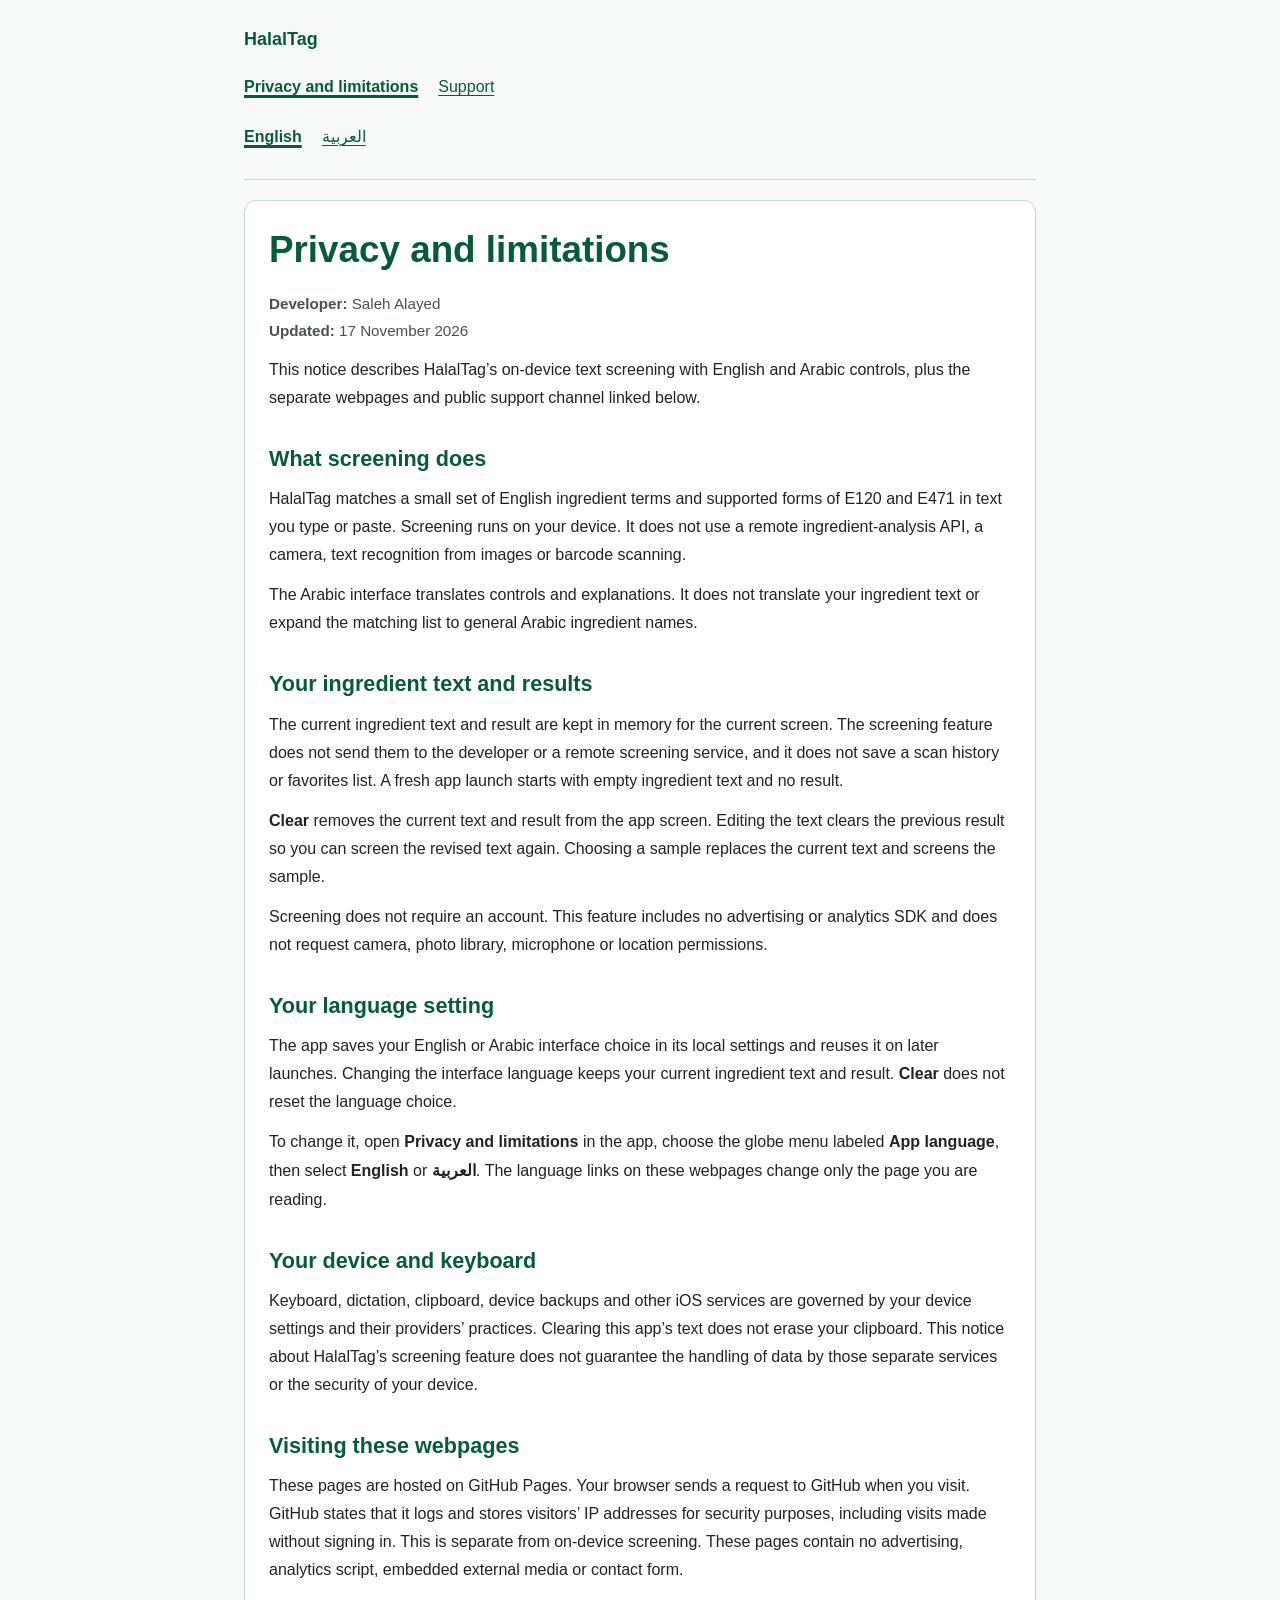
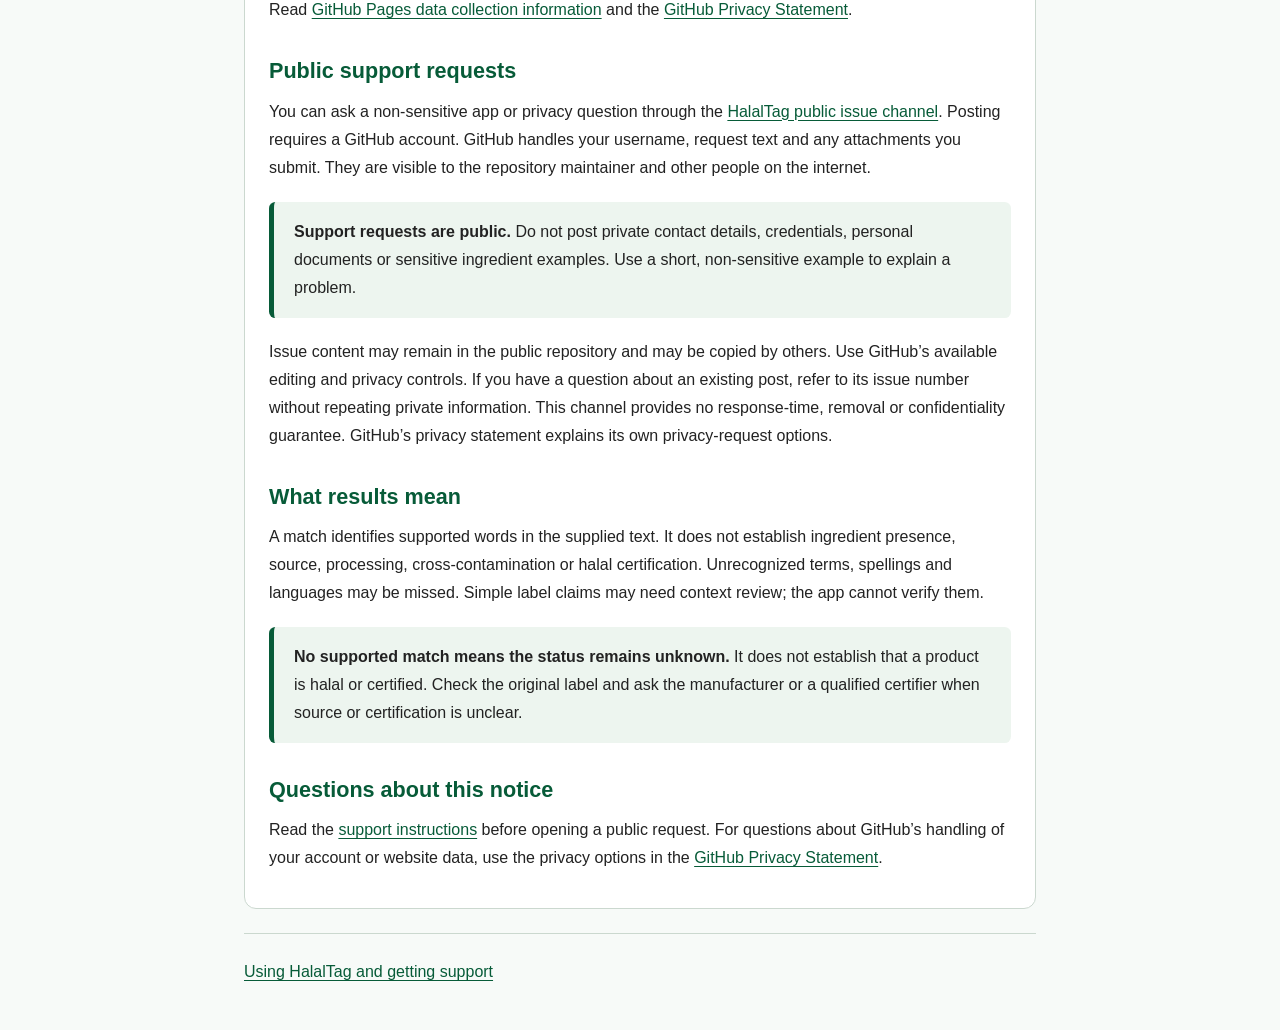
<file: index.html>
<!DOCTYPE html>
<html lang="en" dir="ltr">
<head>
  <meta charset="UTF-8">
  <meta name="viewport" content="width=device-width, initial-scale=1.0">
  <meta name="description" content="Privacy and help for HalalTag ingredient-text screening, including its limited matching coverage and public support channel.">
  <title>Privacy and limitations | HalalTag</title>
  <link rel="stylesheet" href="styles.css">
  <link rel="alternate" hreflang="en" href="index.html">
  <link rel="alternate" hreflang="ar" href="privacy-ar.html">
</head>
<body>
  <a class="skip-link" href="#main">Skip to content</a>
  <div class="page">
    <header>
      <p class="brand"><bdi dir="ltr">HalalTag</bdi></p>
      <nav aria-label="HalalTag pages">
        <a href="index.html" aria-current="page">Privacy and limitations</a>
        <a href="support.html">Support</a>
      </nav>
      <nav aria-label="Page language">
        <a href="index.html" lang="en" dir="ltr" hreflang="en" aria-current="page">English</a>
        <a href="privacy-ar.html" lang="ar" dir="rtl" hreflang="ar">العربية</a>
      </nav>
    </header>
    <main id="main" tabindex="-1">
<h1>Privacy and limitations</h1>
<p class="meta"><strong>Developer:</strong> Saleh Alayed<br><strong>Updated:</strong> 17 November 2026</p>
<p>This notice describes HalalTag’s on-device text screening with English and Arabic controls, plus the separate webpages and public support channel linked below.</p>

<h2>What screening does</h2>
<p>HalalTag matches a small set of English ingredient terms and supported forms of <bdi dir="ltr">E120</bdi> and <bdi dir="ltr">E471</bdi> in text you type or paste. Screening runs on your device. It does not use a remote ingredient-analysis API, a camera, text recognition from images or barcode scanning.</p>
<p>The Arabic interface translates controls and explanations. It does not translate your ingredient text or expand the matching list to general Arabic ingredient names.</p>

<h2>Your ingredient text and results</h2>
<p>The current ingredient text and result are kept in memory for the current screen. The screening feature does not send them to the developer or a remote screening service, and it does not save a scan history or favorites list. A fresh app launch starts with empty ingredient text and no result.</p>
<p><strong>Clear</strong> removes the current text and result from the app screen. Editing the text clears the previous result so you can screen the revised text again. Choosing a sample replaces the current text and screens the sample.</p>
<p>Screening does not require an account. This feature includes no advertising or analytics SDK and does not request camera, photo library, microphone or location permissions.</p>

<h2>Your language setting</h2>
<p>The app saves your English or Arabic interface choice in its local settings and reuses it on later launches. Changing the interface language keeps your current ingredient text and result. <strong>Clear</strong> does not reset the language choice.</p>
<p>To change it, open <strong>Privacy and limitations</strong> in the app, choose the globe menu labeled <strong>App language</strong>, then select <strong>English</strong> or <strong lang="ar" dir="rtl">العربية</strong>. The language links on these webpages change only the page you are reading.</p>

<h2>Your device and keyboard</h2>
<p>Keyboard, dictation, clipboard, device backups and other iOS services are governed by your device settings and their providers’ practices. Clearing this app’s text does not erase your clipboard. This notice about HalalTag’s screening feature does not guarantee the handling of data by those separate services or the security of your device.</p>

<h2>Visiting these webpages</h2>
<p>These pages are hosted on GitHub Pages. Your browser sends a request to GitHub when you visit. GitHub states that it logs and stores visitors’ IP addresses for security purposes, including visits made without signing in. This is separate from on-device screening. These pages contain no advertising, analytics script, embedded external media or contact form.</p>
<p>Read <a href="https://docs.github.com/en/pages/getting-started-with-github-pages/what-is-github-pages#data-collection">GitHub Pages data collection information</a> and the <a href="https://docs.github.com/en/site-policy/privacy-policies/github-general-privacy-statement">GitHub Privacy Statement</a>.</p>

<h2>Public support requests</h2>
<p>You can ask a non-sensitive app or privacy question through the <a href="https://github.com/swonyu/HalalAnalyzer/issues/new">HalalTag public issue channel</a>. Posting requires a GitHub account. GitHub handles your username, request text and any attachments you submit. They are visible to the repository maintainer and other people on the internet.</p>
<div class="note"><p><strong>Support requests are public.</strong> Do not post private contact details, credentials, personal documents or sensitive ingredient examples. Use a short, non-sensitive example to explain a problem.</p></div>
<p>Issue content may remain in the public repository and may be copied by others. Use GitHub’s available editing and privacy controls. If you have a question about an existing post, refer to its issue number without repeating private information. This channel provides no response-time, removal or confidentiality guarantee. GitHub’s privacy statement explains its own privacy-request options.</p>

<h2>What results mean</h2>
<p>A match identifies supported words in the supplied text. It does not establish ingredient presence, source, processing, cross-contamination or halal certification. Unrecognized terms, spellings and languages may be missed. Simple label claims may need context review; the app cannot verify them.</p>
<div class="note"><p><strong>No supported match means the status remains unknown.</strong> It does not establish that a product is halal or certified. Check the original label and ask the manufacturer or a qualified certifier when source or certification is unclear.</p></div>

<h2>Questions about this notice</h2>
<p>Read the <a href="support.html">support instructions</a> before opening a public request. For questions about GitHub’s handling of your account or website data, use the privacy options in the <a href="https://docs.github.com/en/site-policy/privacy-policies/github-general-privacy-statement">GitHub Privacy Statement</a>.</p>
    </main>
    <footer><a href="support.html">Using HalalTag and getting support</a></footer>
  </div>
</body>
</html>
</file>
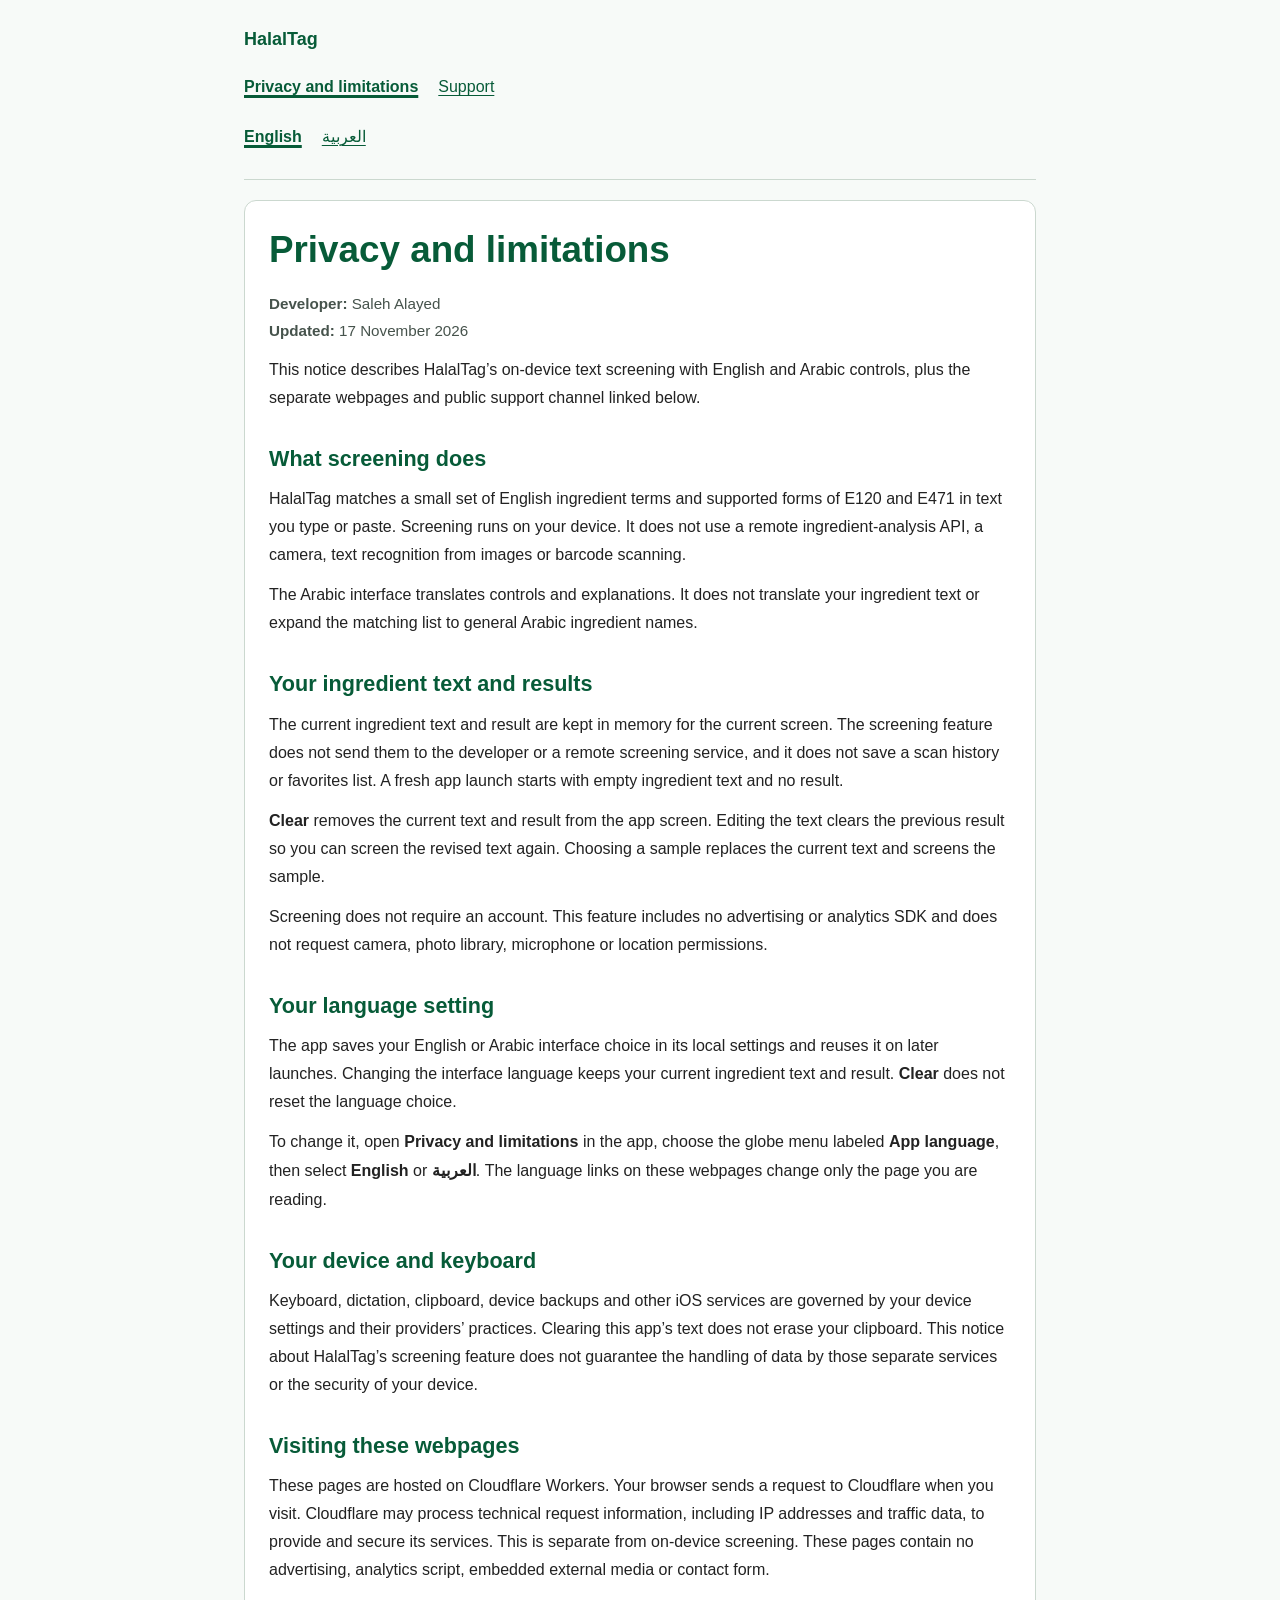
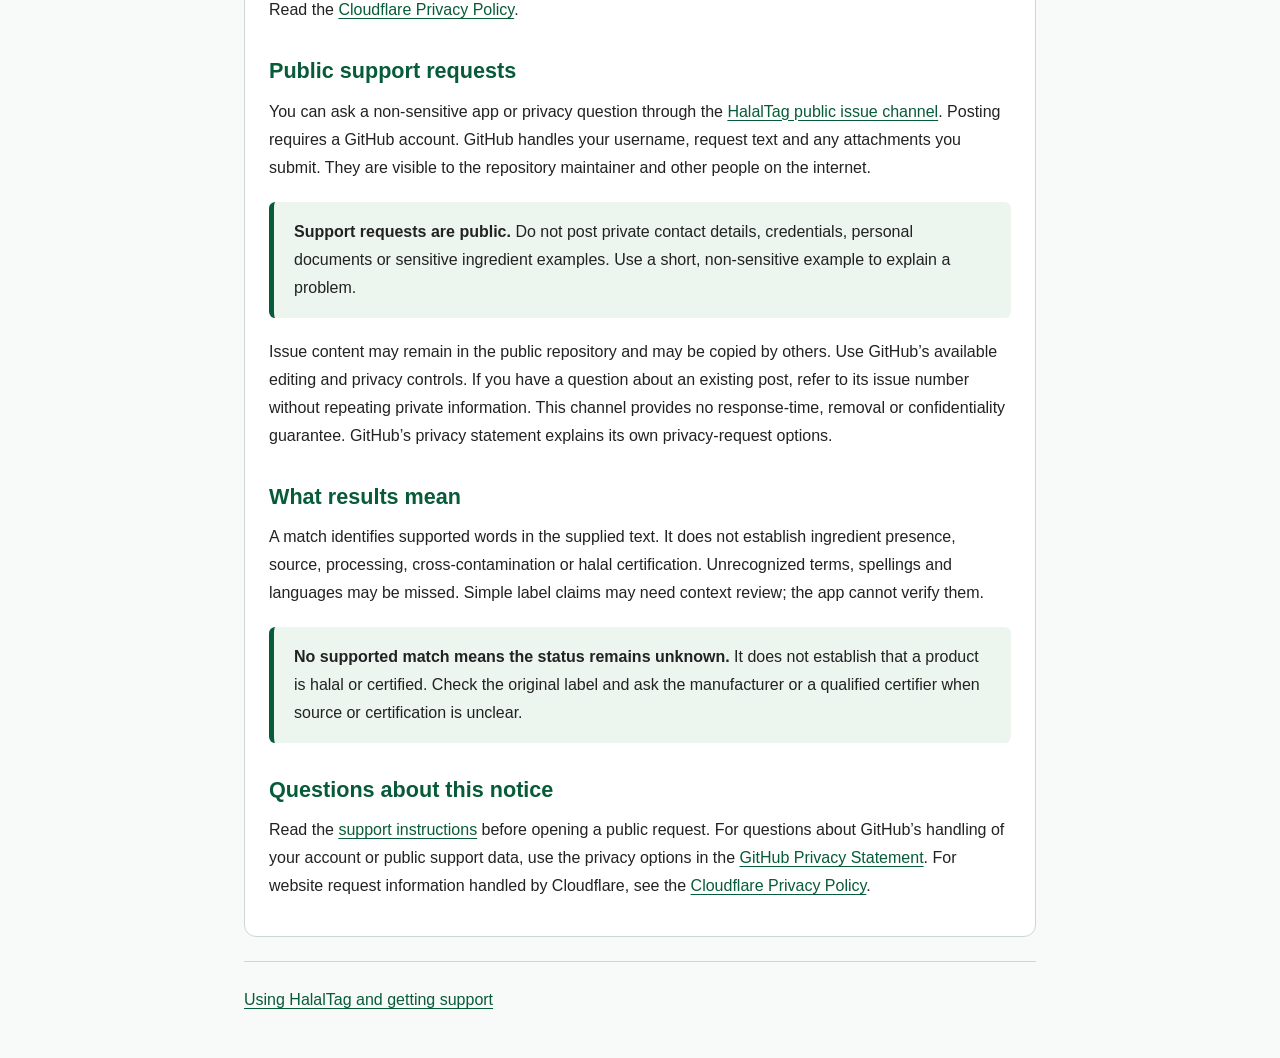
<file: hosting/cloudflare/public/index.html>
<!DOCTYPE html>
<html lang="en" dir="ltr">
<head>
  <meta charset="UTF-8">
  <meta name="viewport" content="width=device-width, initial-scale=1.0">
  <meta name="description" content="Privacy and help for HalalTag ingredient-text screening, including its limited matching coverage and public support channel.">
  <title>Privacy and limitations | HalalTag</title>
  <link rel="stylesheet" href="styles.css">
  <link rel="alternate" hreflang="en" href="index.html">
  <link rel="alternate" hreflang="ar" href="privacy-ar.html">
</head>
<body>
  <a class="skip-link" href="#main">Skip to content</a>
  <div class="page">
    <header>
      <p class="brand"><bdi dir="ltr">HalalTag</bdi></p>
      <nav aria-label="HalalTag pages">
        <a href="index.html" aria-current="page">Privacy and limitations</a>
        <a href="support.html">Support</a>
      </nav>
      <nav aria-label="Page language">
        <a href="index.html" lang="en" dir="ltr" hreflang="en" aria-current="page">English</a>
        <a href="privacy-ar.html" lang="ar" dir="rtl" hreflang="ar">العربية</a>
      </nav>
    </header>
    <main id="main" tabindex="-1">
<h1>Privacy and limitations</h1>
<p class="meta"><strong>Developer:</strong> Saleh Alayed<br><strong>Updated:</strong> 17 November 2026</p>
<p>This notice describes HalalTag’s on-device text screening with English and Arabic controls, plus the separate webpages and public support channel linked below.</p>

<h2>What screening does</h2>
<p>HalalTag matches a small set of English ingredient terms and supported forms of <bdi dir="ltr">E120</bdi> and <bdi dir="ltr">E471</bdi> in text you type or paste. Screening runs on your device. It does not use a remote ingredient-analysis API, a camera, text recognition from images or barcode scanning.</p>
<p>The Arabic interface translates controls and explanations. It does not translate your ingredient text or expand the matching list to general Arabic ingredient names.</p>

<h2>Your ingredient text and results</h2>
<p>The current ingredient text and result are kept in memory for the current screen. The screening feature does not send them to the developer or a remote screening service, and it does not save a scan history or favorites list. A fresh app launch starts with empty ingredient text and no result.</p>
<p><strong>Clear</strong> removes the current text and result from the app screen. Editing the text clears the previous result so you can screen the revised text again. Choosing a sample replaces the current text and screens the sample.</p>
<p>Screening does not require an account. This feature includes no advertising or analytics SDK and does not request camera, photo library, microphone or location permissions.</p>

<h2>Your language setting</h2>
<p>The app saves your English or Arabic interface choice in its local settings and reuses it on later launches. Changing the interface language keeps your current ingredient text and result. <strong>Clear</strong> does not reset the language choice.</p>
<p>To change it, open <strong>Privacy and limitations</strong> in the app, choose the globe menu labeled <strong>App language</strong>, then select <strong>English</strong> or <strong lang="ar" dir="rtl">العربية</strong>. The language links on these webpages change only the page you are reading.</p>

<h2>Your device and keyboard</h2>
<p>Keyboard, dictation, clipboard, device backups and other iOS services are governed by your device settings and their providers’ practices. Clearing this app’s text does not erase your clipboard. This notice about HalalTag’s screening feature does not guarantee the handling of data by those separate services or the security of your device.</p>

<h2>Visiting these webpages</h2>
<p>These pages are hosted on Cloudflare Workers. Your browser sends a request to Cloudflare when you visit. Cloudflare may process technical request information, including IP addresses and traffic data, to provide and secure its services. This is separate from on-device screening. These pages contain no advertising, analytics script, embedded external media or contact form.</p>
<p>Read the <a href="https://www.cloudflare.com/privacypolicy/">Cloudflare Privacy Policy</a>.</p>

<h2>Public support requests</h2>
<p>You can ask a non-sensitive app or privacy question through the <a href="https://github.com/swonyu/HalalAnalyzer/issues/new">HalalTag public issue channel</a>. Posting requires a GitHub account. GitHub handles your username, request text and any attachments you submit. They are visible to the repository maintainer and other people on the internet.</p>
<div class="note"><p><strong>Support requests are public.</strong> Do not post private contact details, credentials, personal documents or sensitive ingredient examples. Use a short, non-sensitive example to explain a problem.</p></div>
<p>Issue content may remain in the public repository and may be copied by others. Use GitHub’s available editing and privacy controls. If you have a question about an existing post, refer to its issue number without repeating private information. This channel provides no response-time, removal or confidentiality guarantee. GitHub’s privacy statement explains its own privacy-request options.</p>

<h2>What results mean</h2>
<p>A match identifies supported words in the supplied text. It does not establish ingredient presence, source, processing, cross-contamination or halal certification. Unrecognized terms, spellings and languages may be missed. Simple label claims may need context review; the app cannot verify them.</p>
<div class="note"><p><strong>No supported match means the status remains unknown.</strong> It does not establish that a product is halal or certified. Check the original label and ask the manufacturer or a qualified certifier when source or certification is unclear.</p></div>

<h2>Questions about this notice</h2>
<p>Read the <a href="support.html">support instructions</a> before opening a public request. For questions about GitHub’s handling of your account or public support data, use the privacy options in the <a href="https://docs.github.com/en/site-policy/privacy-policies/github-general-privacy-statement">GitHub Privacy Statement</a>. For website request information handled by Cloudflare, see the <a href="https://www.cloudflare.com/privacypolicy/">Cloudflare Privacy Policy</a>.</p>
    </main>
    <footer><a href="support.html">Using HalalTag and getting support</a></footer>
  </div>
</body>
</html>
</file>
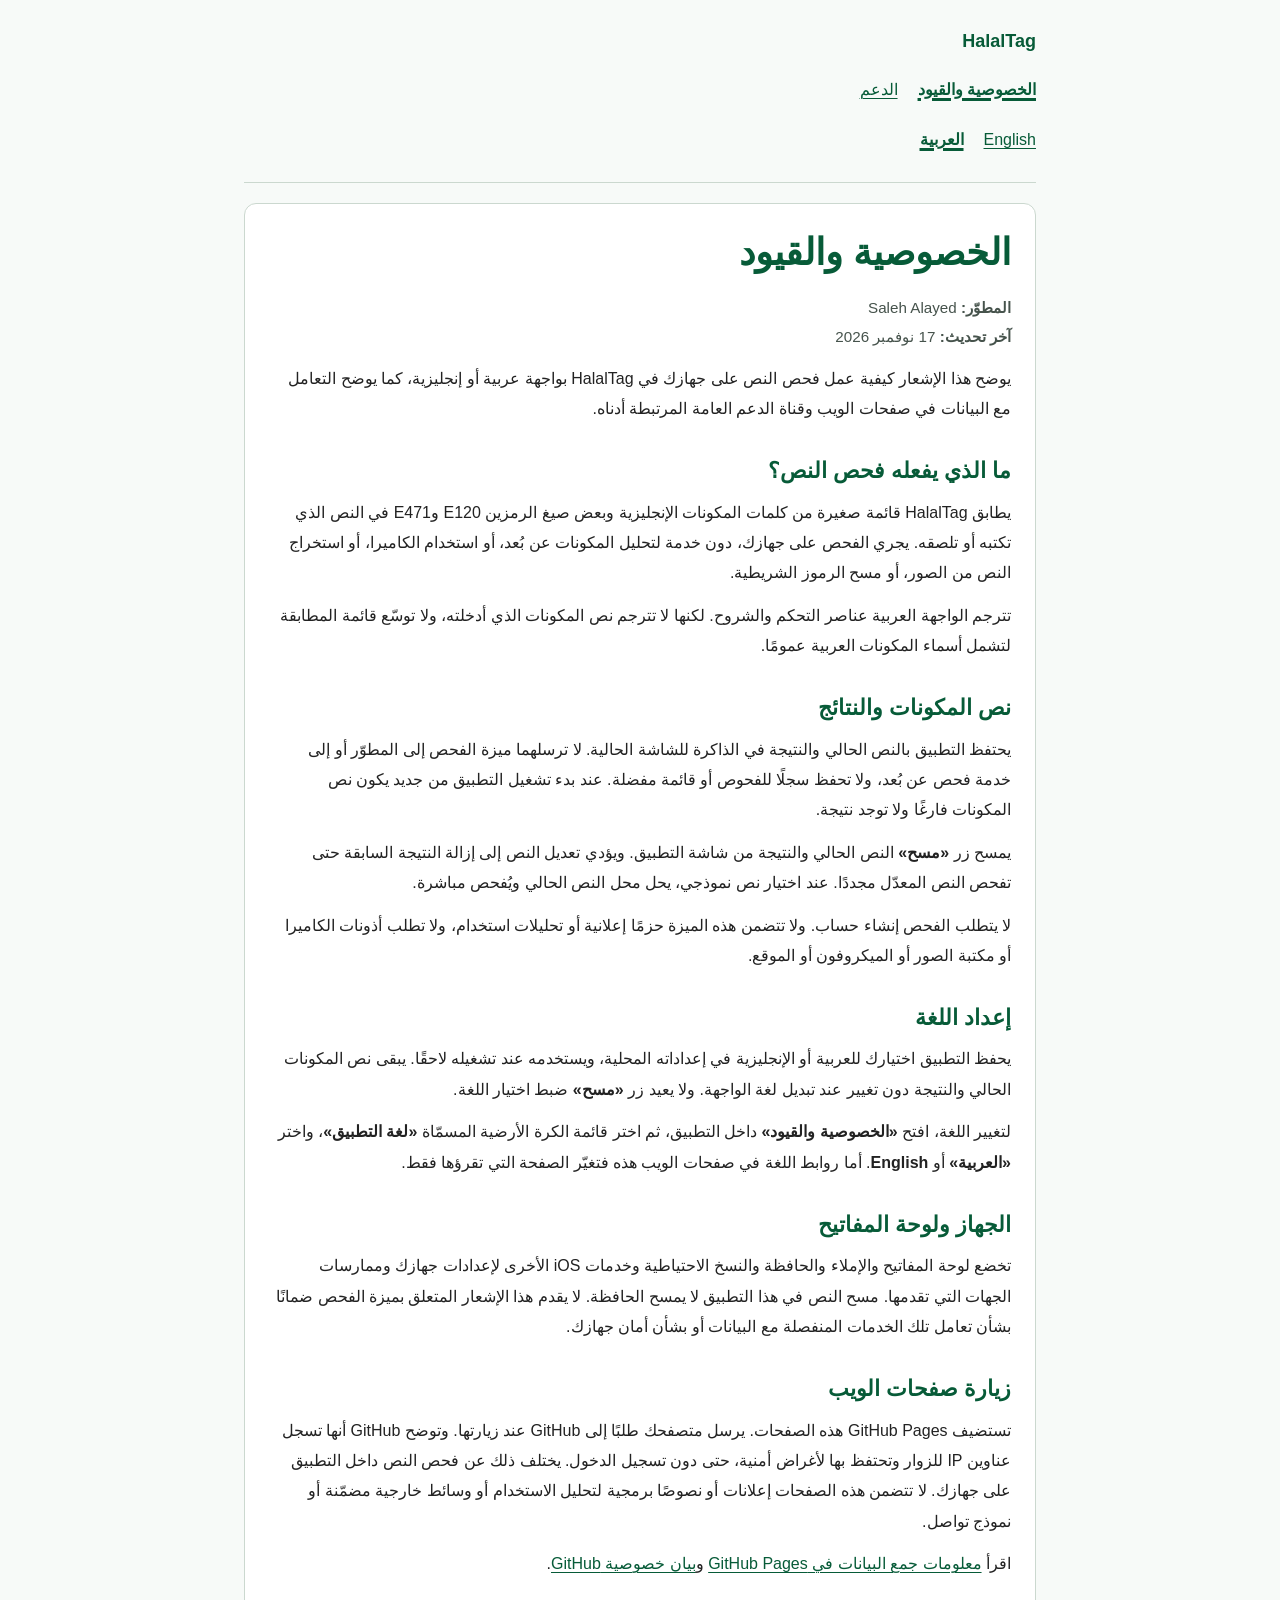
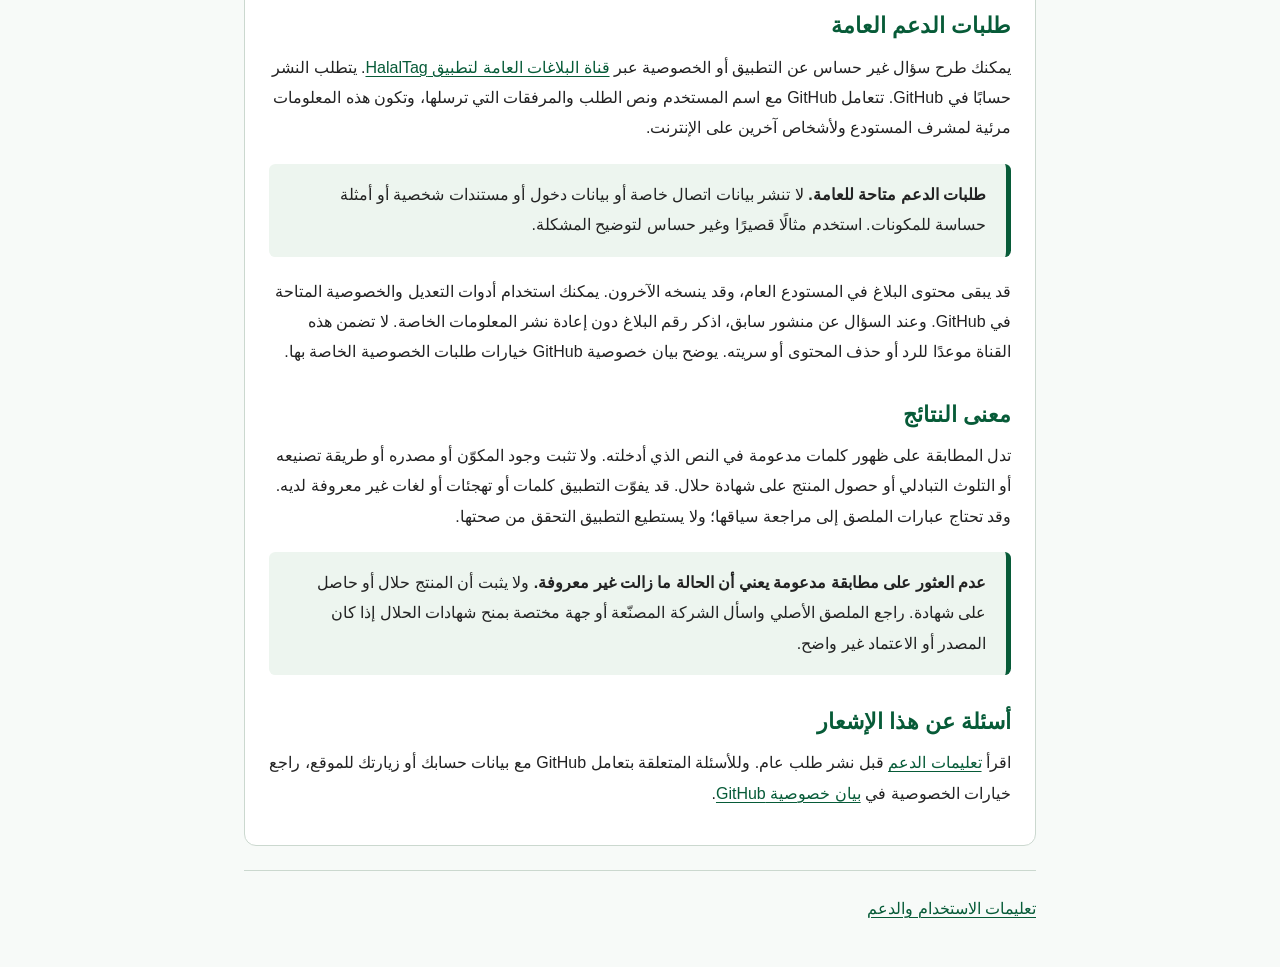
<file: privacy-ar.html>
<!DOCTYPE html>
<html lang="ar" dir="rtl">
<head>
  <meta charset="UTF-8">
  <meta name="viewport" content="width=device-width, initial-scale=1.0">
  <meta name="description" content="الخصوصية والمساعدة لفحص نص المكونات في HalalTag، مع توضيح نطاق المطابقة المحدود وقناة الدعم العامة.">
  <title>الخصوصية والقيود | HalalTag</title>
  <link rel="stylesheet" href="styles.css">
  <link rel="alternate" hreflang="en" href="index.html">
  <link rel="alternate" hreflang="ar" href="privacy-ar.html">
</head>
<body>
  <a class="skip-link" href="#main">انتقل إلى المحتوى</a>
  <div class="page">
    <header>
      <p class="brand"><bdi dir="ltr">HalalTag</bdi></p>
      <nav aria-label="صفحات HalalTag">
        <a href="privacy-ar.html" aria-current="page">الخصوصية والقيود</a>
        <a href="support-ar.html">الدعم</a>
      </nav>
      <nav aria-label="لغة الصفحة">
        <a href="index.html" lang="en" dir="ltr" hreflang="en">English</a>
        <a href="privacy-ar.html" lang="ar" dir="rtl" hreflang="ar" aria-current="page">العربية</a>
      </nav>
    </header>
    <main id="main" tabindex="-1">
<h1>الخصوصية والقيود</h1>
<p class="meta"><strong>المطوّر:</strong> <bdi dir="ltr">Saleh Alayed</bdi><br><strong>آخر تحديث:</strong> 17 نوفمبر 2026</p>
<p>يوضح هذا الإشعار كيفية عمل فحص النص على جهازك في <bdi dir="ltr">HalalTag</bdi> بواجهة عربية أو إنجليزية، كما يوضح التعامل مع البيانات في صفحات الويب وقناة الدعم العامة المرتبطة أدناه.</p>

<h2>ما الذي يفعله فحص النص؟</h2>
<p>يطابق <bdi dir="ltr">HalalTag</bdi> قائمة صغيرة من كلمات المكونات الإنجليزية وبعض صيغ الرمزين <bdi dir="ltr">E120</bdi> و<bdi dir="ltr">E471</bdi> في النص الذي تكتبه أو تلصقه. يجري الفحص على جهازك، دون خدمة لتحليل المكونات عن بُعد، أو استخدام الكاميرا، أو استخراج النص من الصور، أو مسح الرموز الشريطية.</p>
<p>تترجم الواجهة العربية عناصر التحكم والشروح. لكنها لا تترجم نص المكونات الذي أدخلته، ولا توسّع قائمة المطابقة لتشمل أسماء المكونات العربية عمومًا.</p>

<h2>نص المكونات والنتائج</h2>
<p>يحتفظ التطبيق بالنص الحالي والنتيجة في الذاكرة للشاشة الحالية. لا ترسلهما ميزة الفحص إلى المطوّر أو إلى خدمة فحص عن بُعد، ولا تحفظ سجلًا للفحوص أو قائمة مفضلة. عند بدء تشغيل التطبيق من جديد يكون نص المكونات فارغًا ولا توجد نتيجة.</p>
<p>يمسح زر <strong>«مسح»</strong> النص الحالي والنتيجة من شاشة التطبيق. ويؤدي تعديل النص إلى إزالة النتيجة السابقة حتى تفحص النص المعدّل مجددًا. عند اختيار نص نموذجي، يحل محل النص الحالي ويُفحص مباشرة.</p>
<p>لا يتطلب الفحص إنشاء حساب. ولا تتضمن هذه الميزة حزمًا إعلانية أو تحليلات استخدام، ولا تطلب أذونات الكاميرا أو مكتبة الصور أو الميكروفون أو الموقع.</p>

<h2>إعداد اللغة</h2>
<p>يحفظ التطبيق اختيارك للعربية أو الإنجليزية في إعداداته المحلية، ويستخدمه عند تشغيله لاحقًا. يبقى نص المكونات الحالي والنتيجة دون تغيير عند تبديل لغة الواجهة. ولا يعيد زر <strong>«مسح»</strong> ضبط اختيار اللغة.</p>
<p>لتغيير اللغة، افتح <strong>«الخصوصية والقيود»</strong> داخل التطبيق، ثم اختر قائمة الكرة الأرضية المسمّاة <strong>«لغة التطبيق»</strong>، واختر <strong>«العربية»</strong> أو <strong><bdi dir="ltr">English</bdi></strong>. أما روابط اللغة في صفحات الويب هذه فتغيّر الصفحة التي تقرؤها فقط.</p>

<h2>الجهاز ولوحة المفاتيح</h2>
<p>تخضع لوحة المفاتيح والإملاء والحافظة والنسخ الاحتياطية وخدمات <bdi dir="ltr">iOS</bdi> الأخرى لإعدادات جهازك وممارسات الجهات التي تقدمها. مسح النص في هذا التطبيق لا يمسح الحافظة. لا يقدم هذا الإشعار المتعلق بميزة الفحص ضمانًا بشأن تعامل تلك الخدمات المنفصلة مع البيانات أو بشأن أمان جهازك.</p>

<h2>زيارة صفحات الويب</h2>
<p>تستضيف <bdi dir="ltr">GitHub Pages</bdi> هذه الصفحات. يرسل متصفحك طلبًا إلى <bdi dir="ltr">GitHub</bdi> عند زيارتها. وتوضح <bdi dir="ltr">GitHub</bdi> أنها تسجل عناوين <bdi dir="ltr">IP</bdi> للزوار وتحتفظ بها لأغراض أمنية، حتى دون تسجيل الدخول. يختلف ذلك عن فحص النص داخل التطبيق على جهازك. لا تتضمن هذه الصفحات إعلانات أو نصوصًا برمجية لتحليل الاستخدام أو وسائط خارجية مضمّنة أو نموذج تواصل.</p>
<p>اقرأ <a href="https://docs.github.com/en/pages/getting-started-with-github-pages/what-is-github-pages#data-collection">معلومات جمع البيانات في <bdi dir="ltr">GitHub Pages</bdi></a> و<a href="https://docs.github.com/en/site-policy/privacy-policies/github-general-privacy-statement">بيان خصوصية <bdi dir="ltr">GitHub</bdi></a>.</p>

<h2>طلبات الدعم العامة</h2>
<p>يمكنك طرح سؤال غير حساس عن التطبيق أو الخصوصية عبر <a href="https://github.com/swonyu/HalalAnalyzer/issues/new">قناة البلاغات العامة لتطبيق <bdi dir="ltr">HalalTag</bdi></a>. يتطلب النشر حسابًا في <bdi dir="ltr">GitHub</bdi>. تتعامل <bdi dir="ltr">GitHub</bdi> مع اسم المستخدم ونص الطلب والمرفقات التي ترسلها، وتكون هذه المعلومات مرئية لمشرف المستودع ولأشخاص آخرين على الإنترنت.</p>
<div class="note"><p><strong>طلبات الدعم متاحة للعامة.</strong> لا تنشر بيانات اتصال خاصة أو بيانات دخول أو مستندات شخصية أو أمثلة حساسة للمكونات. استخدم مثالًا قصيرًا وغير حساس لتوضيح المشكلة.</p></div>
<p>قد يبقى محتوى البلاغ في المستودع العام، وقد ينسخه الآخرون. يمكنك استخدام أدوات التعديل والخصوصية المتاحة في <bdi dir="ltr">GitHub</bdi>. وعند السؤال عن منشور سابق، اذكر رقم البلاغ دون إعادة نشر المعلومات الخاصة. لا تضمن هذه القناة موعدًا للرد أو حذف المحتوى أو سريته. يوضح بيان خصوصية <bdi dir="ltr">GitHub</bdi> خيارات طلبات الخصوصية الخاصة بها.</p>

<h2>معنى النتائج</h2>
<p>تدل المطابقة على ظهور كلمات مدعومة في النص الذي أدخلته. ولا تثبت وجود المكوّن أو مصدره أو طريقة تصنيعه أو التلوث التبادلي أو حصول المنتج على شهادة حلال. قد يفوّت التطبيق كلمات أو تهجئات أو لغات غير معروفة لديه. وقد تحتاج عبارات الملصق إلى مراجعة سياقها؛ ولا يستطيع التطبيق التحقق من صحتها.</p>
<div class="note"><p><strong>عدم العثور على مطابقة مدعومة يعني أن الحالة ما زالت غير معروفة.</strong> ولا يثبت أن المنتج حلال أو حاصل على شهادة. راجع الملصق الأصلي واسأل الشركة المصنّعة أو جهة مختصة بمنح شهادات الحلال إذا كان المصدر أو الاعتماد غير واضح.</p></div>

<h2>أسئلة عن هذا الإشعار</h2>
<p>اقرأ <a href="support-ar.html">تعليمات الدعم</a> قبل نشر طلب عام. وللأسئلة المتعلقة بتعامل <bdi dir="ltr">GitHub</bdi> مع بيانات حسابك أو زيارتك للموقع، راجع خيارات الخصوصية في <a href="https://docs.github.com/en/site-policy/privacy-policies/github-general-privacy-statement">بيان خصوصية <bdi dir="ltr">GitHub</bdi></a>.</p>
    </main>
    <footer><a href="support-ar.html">تعليمات الاستخدام والدعم</a></footer>
  </div>
</body>
</html>
</file>
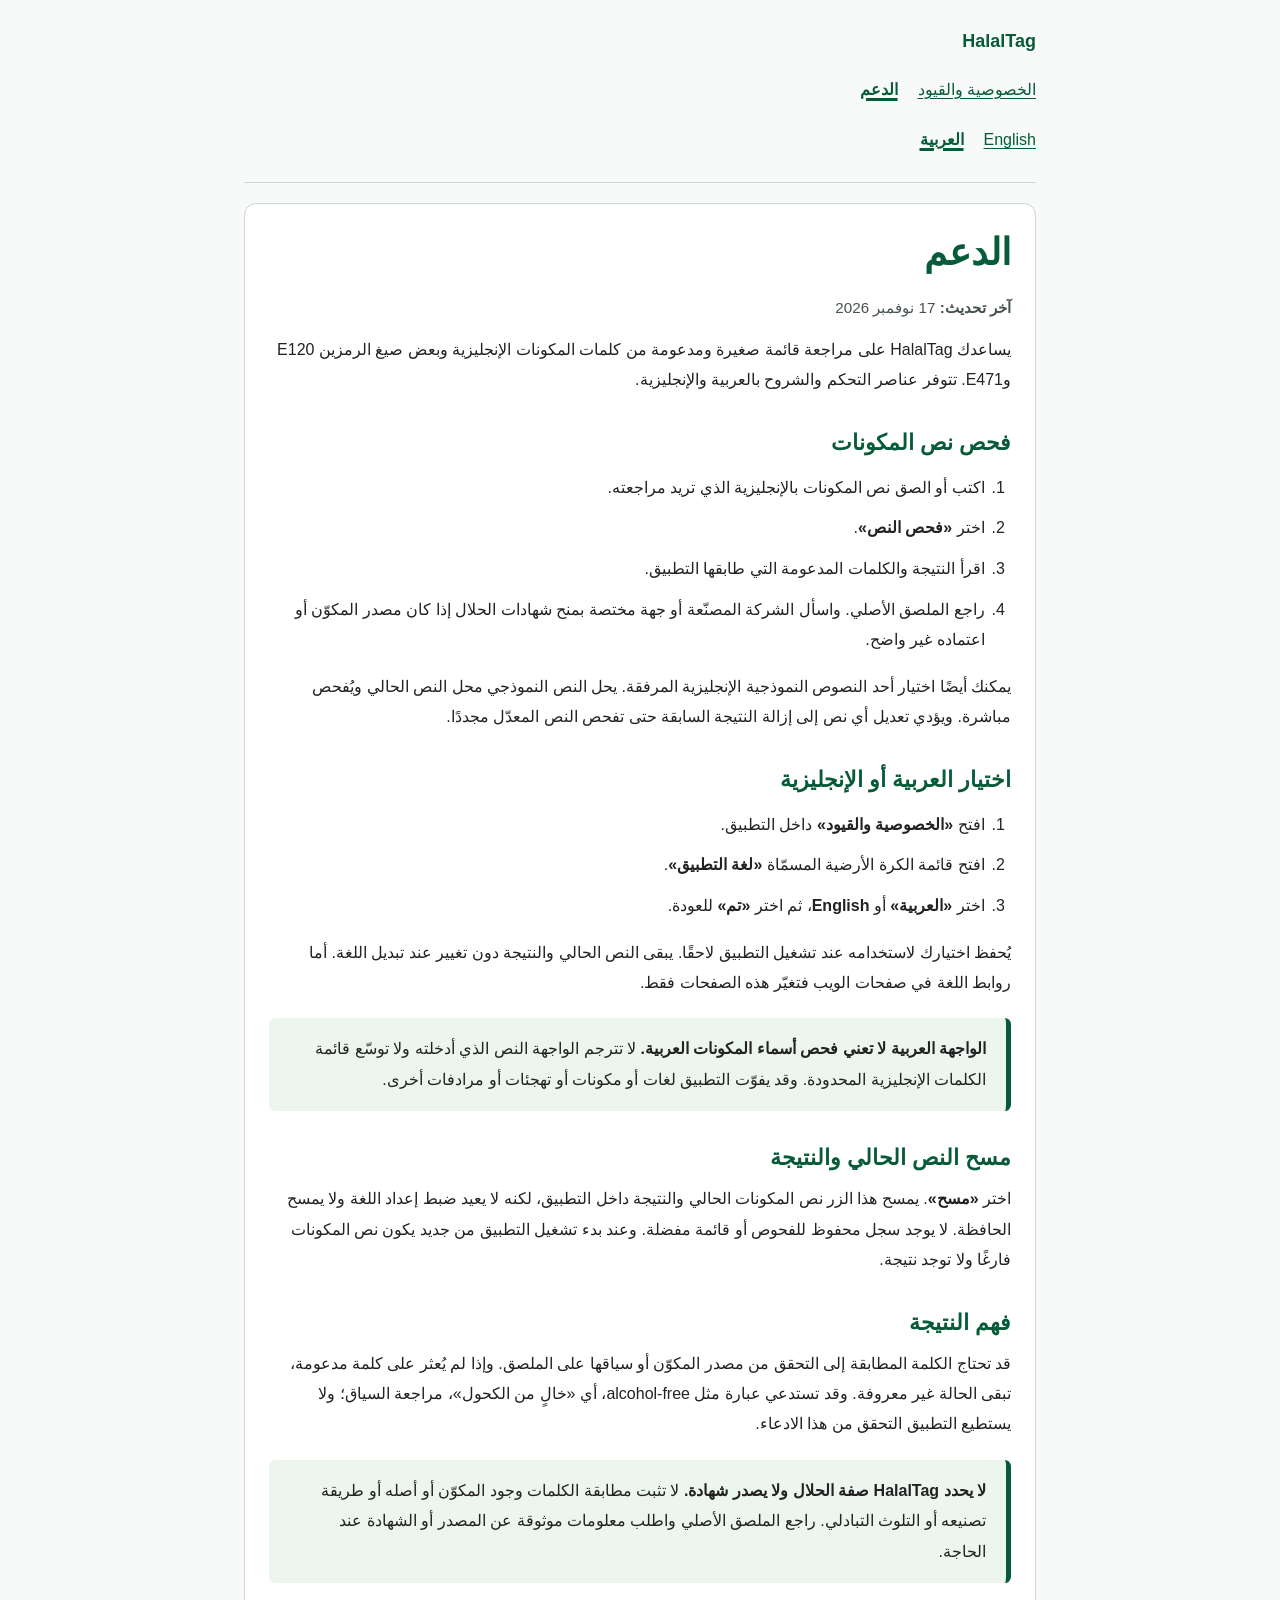
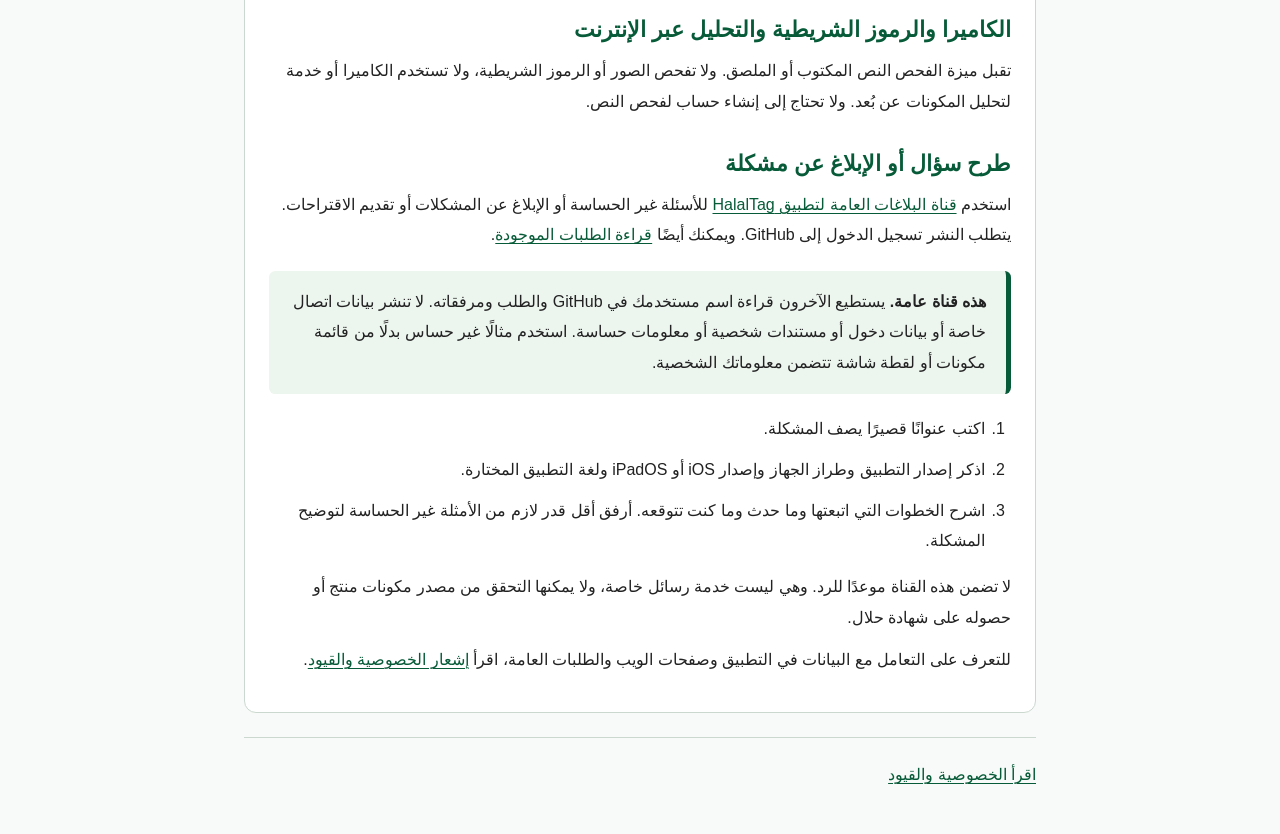
<file: support-ar.html>
<!DOCTYPE html>
<html lang="ar" dir="rtl">
<head>
  <meta charset="UTF-8">
  <meta name="viewport" content="width=device-width, initial-scale=1.0">
  <meta name="description" content="الخصوصية والمساعدة لفحص نص المكونات في HalalTag، مع توضيح نطاق المطابقة المحدود وقناة الدعم العامة.">
  <title>الدعم | HalalTag</title>
  <link rel="stylesheet" href="styles.css">
  <link rel="alternate" hreflang="en" href="support.html">
  <link rel="alternate" hreflang="ar" href="support-ar.html">
</head>
<body>
  <a class="skip-link" href="#main">انتقل إلى المحتوى</a>
  <div class="page">
    <header>
      <p class="brand"><bdi dir="ltr">HalalTag</bdi></p>
      <nav aria-label="صفحات HalalTag">
        <a href="privacy-ar.html">الخصوصية والقيود</a>
        <a href="support-ar.html" aria-current="page">الدعم</a>
      </nav>
      <nav aria-label="لغة الصفحة">
        <a href="support.html" lang="en" dir="ltr" hreflang="en">English</a>
        <a href="support-ar.html" lang="ar" dir="rtl" hreflang="ar" aria-current="page">العربية</a>
      </nav>
    </header>
    <main id="main" tabindex="-1">
<h1>الدعم</h1>
<p class="meta"><strong>آخر تحديث:</strong> 17 نوفمبر 2026</p>
<p>يساعدك <bdi dir="ltr">HalalTag</bdi> على مراجعة قائمة صغيرة ومدعومة من كلمات المكونات الإنجليزية وبعض صيغ الرمزين <bdi dir="ltr">E120</bdi> و<bdi dir="ltr">E471</bdi>. تتوفر عناصر التحكم والشروح بالعربية والإنجليزية.</p>

<h2>فحص نص المكونات</h2>
<ol>
<li>اكتب أو الصق نص المكونات بالإنجليزية الذي تريد مراجعته.</li>
<li>اختر <strong>«فحص النص»</strong>.</li>
<li>اقرأ النتيجة والكلمات المدعومة التي طابقها التطبيق.</li>
<li>راجع الملصق الأصلي. واسأل الشركة المصنّعة أو جهة مختصة بمنح شهادات الحلال إذا كان مصدر المكوّن أو اعتماده غير واضح.</li>
</ol>
<p>يمكنك أيضًا اختيار أحد النصوص النموذجية الإنجليزية المرفقة. يحل النص النموذجي محل النص الحالي ويُفحص مباشرة. ويؤدي تعديل أي نص إلى إزالة النتيجة السابقة حتى تفحص النص المعدّل مجددًا.</p>

<h2>اختيار العربية أو الإنجليزية</h2>
<ol>
<li>افتح <strong>«الخصوصية والقيود»</strong> داخل التطبيق.</li>
<li>افتح قائمة الكرة الأرضية المسمّاة <strong>«لغة التطبيق»</strong>.</li>
<li>اختر <strong>«العربية»</strong> أو <strong><bdi dir="ltr">English</bdi></strong>، ثم اختر <strong>«تم»</strong> للعودة.</li>
</ol>
<p>يُحفظ اختيارك لاستخدامه عند تشغيل التطبيق لاحقًا. يبقى النص الحالي والنتيجة دون تغيير عند تبديل اللغة. أما روابط اللغة في صفحات الويب فتغيّر هذه الصفحات فقط.</p>
<div class="note"><p><strong>الواجهة العربية لا تعني فحص أسماء المكونات العربية.</strong> لا تترجم الواجهة النص الذي أدخلته ولا توسّع قائمة الكلمات الإنجليزية المحدودة. وقد يفوّت التطبيق لغات أو مكونات أو تهجئات أو مرادفات أخرى.</p></div>

<h2>مسح النص الحالي والنتيجة</h2>
<p>اختر <strong>«مسح»</strong>. يمسح هذا الزر نص المكونات الحالي والنتيجة داخل التطبيق، لكنه لا يعيد ضبط إعداد اللغة ولا يمسح الحافظة. لا يوجد سجل محفوظ للفحوص أو قائمة مفضلة. وعند بدء تشغيل التطبيق من جديد يكون نص المكونات فارغًا ولا توجد نتيجة.</p>

<h2>فهم النتيجة</h2>
<p>قد تحتاج الكلمة المطابقة إلى التحقق من مصدر المكوّن أو سياقها على الملصق. وإذا لم يُعثر على كلمة مدعومة، تبقى الحالة غير معروفة. وقد تستدعي عبارة مثل <bdi dir="ltr" lang="en">alcohol-free</bdi>، أي «خالٍ من الكحول»، مراجعة السياق؛ ولا يستطيع التطبيق التحقق من هذا الادعاء.</p>
<div class="note"><p><strong>لا يحدد <bdi dir="ltr">HalalTag</bdi> صفة الحلال ولا يصدر شهادة.</strong> لا تثبت مطابقة الكلمات وجود المكوّن أو أصله أو طريقة تصنيعه أو التلوث التبادلي. راجع الملصق الأصلي واطلب معلومات موثوقة عن المصدر أو الشهادة عند الحاجة.</p></div>

<h2>الكاميرا والرموز الشريطية والتحليل عبر الإنترنت</h2>
<p>تقبل ميزة الفحص النص المكتوب أو الملصق. ولا تفحص الصور أو الرموز الشريطية، ولا تستخدم الكاميرا أو خدمة لتحليل المكونات عن بُعد. ولا تحتاج إلى إنشاء حساب لفحص النص.</p>

<h2>طرح سؤال أو الإبلاغ عن مشكلة</h2>
<p>استخدم <a href="https://github.com/swonyu/HalalAnalyzer/issues/new">قناة البلاغات العامة لتطبيق <bdi dir="ltr">HalalTag</bdi></a> للأسئلة غير الحساسة أو الإبلاغ عن المشكلات أو تقديم الاقتراحات. يتطلب النشر تسجيل الدخول إلى <bdi dir="ltr">GitHub</bdi>. ويمكنك أيضًا <a href="https://github.com/swonyu/HalalAnalyzer/issues">قراءة الطلبات الموجودة</a>.</p>
<div class="note"><p><strong>هذه قناة عامة.</strong> يستطيع الآخرون قراءة اسم مستخدمك في <bdi dir="ltr">GitHub</bdi> والطلب ومرفقاته. لا تنشر بيانات اتصال خاصة أو بيانات دخول أو مستندات شخصية أو معلومات حساسة. استخدم مثالًا غير حساس بدلًا من قائمة مكونات أو لقطة شاشة تتضمن معلوماتك الشخصية.</p></div>
<ol>
<li>اكتب عنوانًا قصيرًا يصف المشكلة.</li>
<li>اذكر إصدار التطبيق وطراز الجهاز وإصدار <bdi dir="ltr">iOS</bdi> أو <bdi dir="ltr">iPadOS</bdi> ولغة التطبيق المختارة.</li>
<li>اشرح الخطوات التي اتبعتها وما حدث وما كنت تتوقعه. أرفق أقل قدر لازم من الأمثلة غير الحساسة لتوضيح المشكلة.</li>
</ol>
<p>لا تضمن هذه القناة موعدًا للرد. وهي ليست خدمة رسائل خاصة، ولا يمكنها التحقق من مصدر مكونات منتج أو حصوله على شهادة حلال.</p>
<p>للتعرف على التعامل مع البيانات في التطبيق وصفحات الويب والطلبات العامة، اقرأ <a href="privacy-ar.html">إشعار الخصوصية والقيود</a>.</p>
    </main>
    <footer><a href="privacy-ar.html">اقرأ الخصوصية والقيود</a></footer>
  </div>
</body>
</html>
</file>
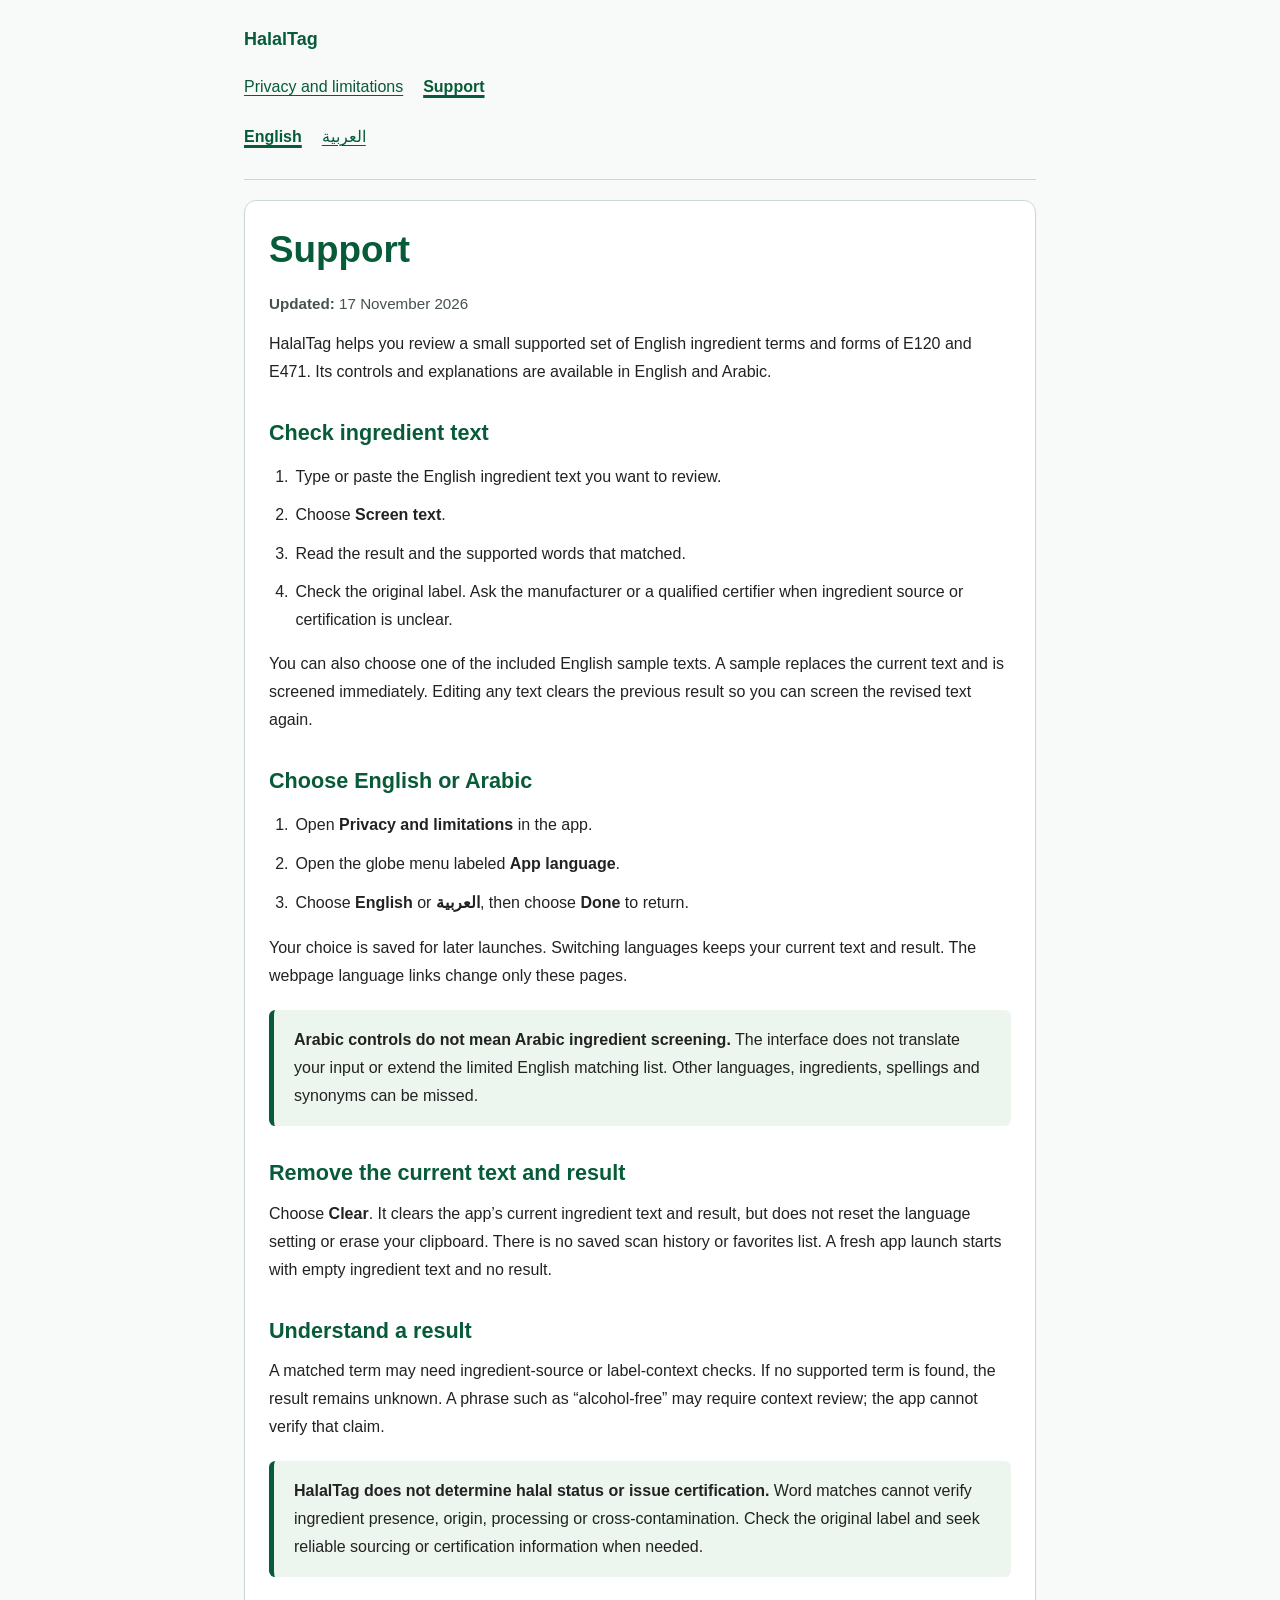
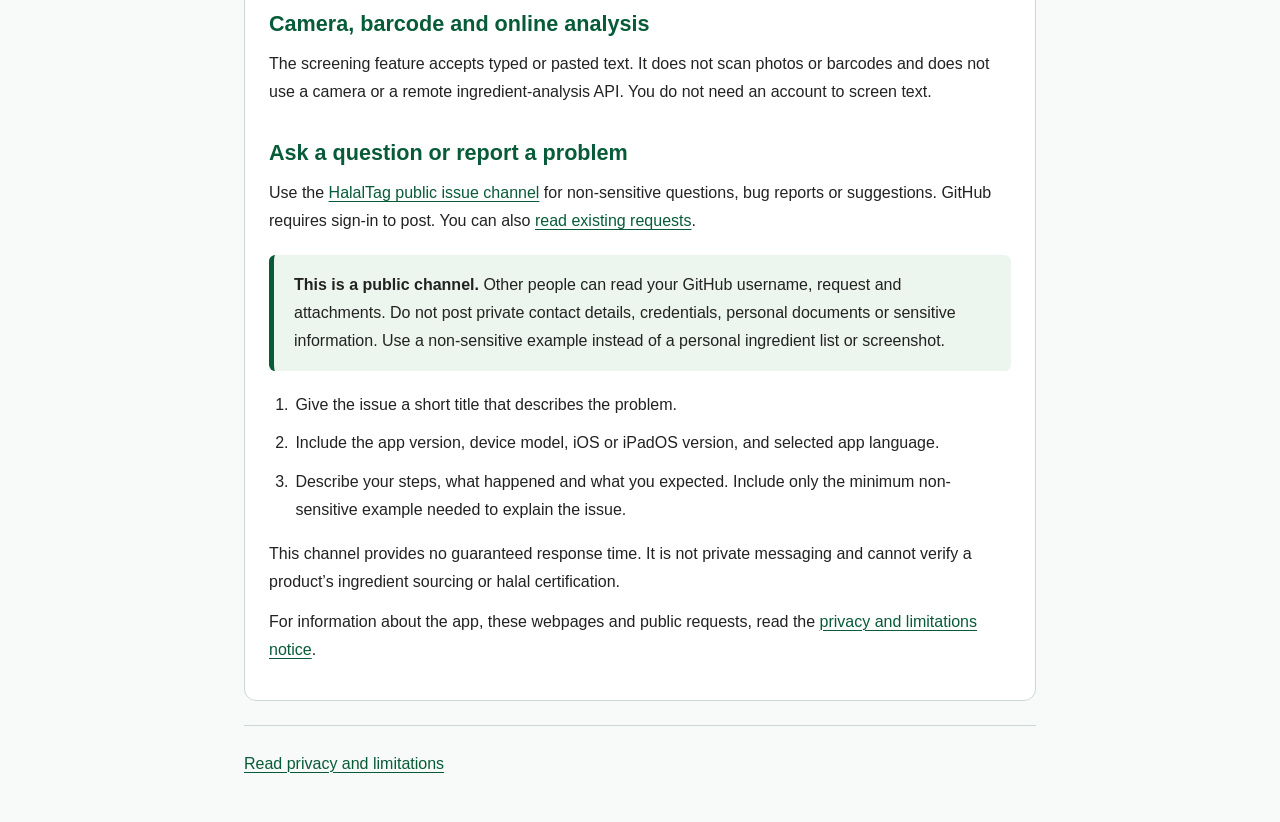
<file: support.html>
<!DOCTYPE html>
<html lang="en" dir="ltr">
<head>
  <meta charset="UTF-8">
  <meta name="viewport" content="width=device-width, initial-scale=1.0">
  <meta name="description" content="Privacy and help for HalalTag ingredient-text screening, including its limited matching coverage and public support channel.">
  <title>Support | HalalTag</title>
  <link rel="stylesheet" href="styles.css">
  <link rel="alternate" hreflang="en" href="support.html">
  <link rel="alternate" hreflang="ar" href="support-ar.html">
</head>
<body>
  <a class="skip-link" href="#main">Skip to content</a>
  <div class="page">
    <header>
      <p class="brand"><bdi dir="ltr">HalalTag</bdi></p>
      <nav aria-label="HalalTag pages">
        <a href="index.html">Privacy and limitations</a>
        <a href="support.html" aria-current="page">Support</a>
      </nav>
      <nav aria-label="Page language">
        <a href="support.html" lang="en" dir="ltr" hreflang="en" aria-current="page">English</a>
        <a href="support-ar.html" lang="ar" dir="rtl" hreflang="ar">العربية</a>
      </nav>
    </header>
    <main id="main" tabindex="-1">
<h1>Support</h1>
<p class="meta"><strong>Updated:</strong> 17 November 2026</p>
<p>HalalTag helps you review a small supported set of English ingredient terms and forms of <bdi dir="ltr">E120</bdi> and <bdi dir="ltr">E471</bdi>. Its controls and explanations are available in English and Arabic.</p>

<h2>Check ingredient text</h2>
<ol>
<li>Type or paste the English ingredient text you want to review.</li>
<li>Choose <strong>Screen text</strong>.</li>
<li>Read the result and the supported words that matched.</li>
<li>Check the original label. Ask the manufacturer or a qualified certifier when ingredient source or certification is unclear.</li>
</ol>
<p>You can also choose one of the included English sample texts. A sample replaces the current text and is screened immediately. Editing any text clears the previous result so you can screen the revised text again.</p>

<h2>Choose English or Arabic</h2>
<ol>
<li>Open <strong>Privacy and limitations</strong> in the app.</li>
<li>Open the globe menu labeled <strong>App language</strong>.</li>
<li>Choose <strong>English</strong> or <strong lang="ar" dir="rtl">العربية</strong>, then choose <strong>Done</strong> to return.</li>
</ol>
<p>Your choice is saved for later launches. Switching languages keeps your current text and result. The webpage language links change only these pages.</p>
<div class="note"><p><strong>Arabic controls do not mean Arabic ingredient screening.</strong> The interface does not translate your input or extend the limited English matching list. Other languages, ingredients, spellings and synonyms can be missed.</p></div>

<h2>Remove the current text and result</h2>
<p>Choose <strong>Clear</strong>. It clears the app’s current ingredient text and result, but does not reset the language setting or erase your clipboard. There is no saved scan history or favorites list. A fresh app launch starts with empty ingredient text and no result.</p>

<h2>Understand a result</h2>
<p>A matched term may need ingredient-source or label-context checks. If no supported term is found, the result remains unknown. A phrase such as “alcohol-free” may require context review; the app cannot verify that claim.</p>
<div class="note"><p><strong>HalalTag does not determine halal status or issue certification.</strong> Word matches cannot verify ingredient presence, origin, processing or cross-contamination. Check the original label and seek reliable sourcing or certification information when needed.</p></div>

<h2>Camera, barcode and online analysis</h2>
<p>The screening feature accepts typed or pasted text. It does not scan photos or barcodes and does not use a camera or a remote ingredient-analysis API. You do not need an account to screen text.</p>

<h2>Ask a question or report a problem</h2>
<p>Use the <a href="https://github.com/swonyu/HalalAnalyzer/issues/new">HalalTag public issue channel</a> for non-sensitive questions, bug reports or suggestions. GitHub requires sign-in to post. You can also <a href="https://github.com/swonyu/HalalAnalyzer/issues">read existing requests</a>.</p>
<div class="note"><p><strong>This is a public channel.</strong> Other people can read your GitHub username, request and attachments. Do not post private contact details, credentials, personal documents or sensitive information. Use a non-sensitive example instead of a personal ingredient list or screenshot.</p></div>
<ol>
<li>Give the issue a short title that describes the problem.</li>
<li>Include the app version, device model, iOS or iPadOS version, and selected app language.</li>
<li>Describe your steps, what happened and what you expected. Include only the minimum non-sensitive example needed to explain the issue.</li>
</ol>
<p>This channel provides no guaranteed response time. It is not private messaging and cannot verify a product’s ingredient sourcing or halal certification.</p>
<p>For information about the app, these webpages and public requests, read the <a href="index.html">privacy and limitations notice</a>.</p>
    </main>
    <footer><a href="index.html">Read privacy and limitations</a></footer>
  </div>
</body>
</html>
</file>
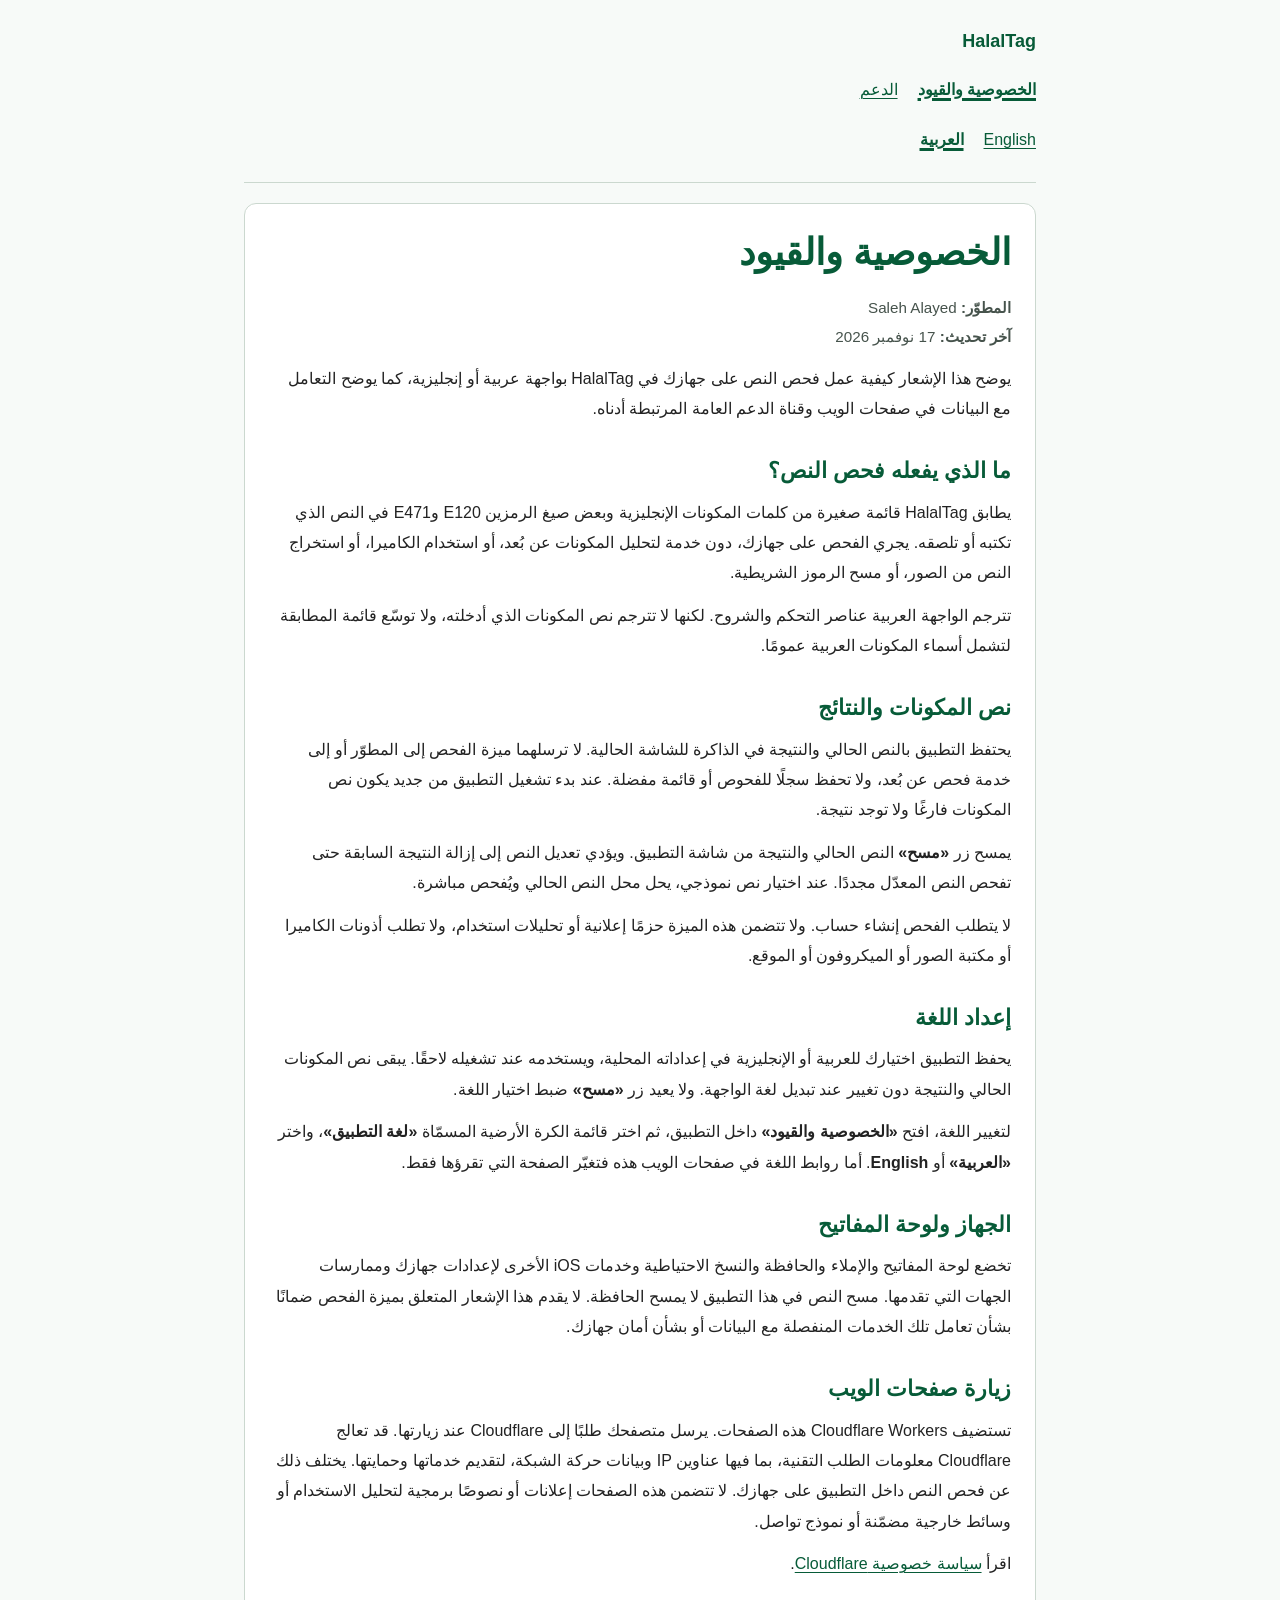
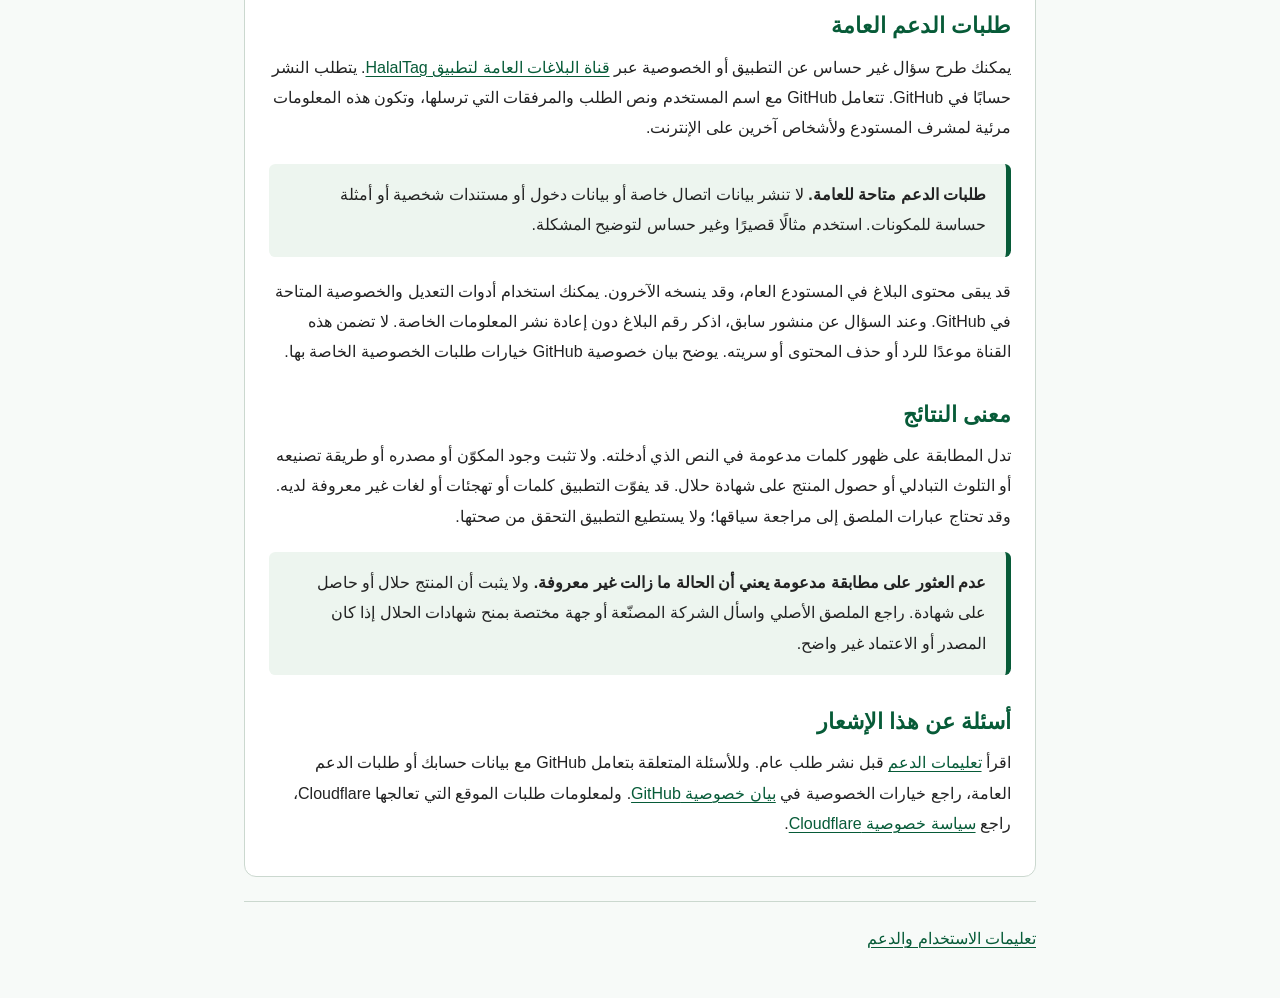
<file: hosting/cloudflare/public/privacy-ar.html>
<!DOCTYPE html>
<html lang="ar" dir="rtl">
<head>
  <meta charset="UTF-8">
  <meta name="viewport" content="width=device-width, initial-scale=1.0">
  <meta name="description" content="الخصوصية والمساعدة لفحص نص المكونات في HalalTag، مع توضيح نطاق المطابقة المحدود وقناة الدعم العامة.">
  <title>الخصوصية والقيود | HalalTag</title>
  <link rel="stylesheet" href="styles.css">
  <link rel="alternate" hreflang="en" href="index.html">
  <link rel="alternate" hreflang="ar" href="privacy-ar.html">
</head>
<body>
  <a class="skip-link" href="#main">انتقل إلى المحتوى</a>
  <div class="page">
    <header>
      <p class="brand"><bdi dir="ltr">HalalTag</bdi></p>
      <nav aria-label="صفحات HalalTag">
        <a href="privacy-ar.html" aria-current="page">الخصوصية والقيود</a>
        <a href="support-ar.html">الدعم</a>
      </nav>
      <nav aria-label="لغة الصفحة">
        <a href="index.html" lang="en" dir="ltr" hreflang="en">English</a>
        <a href="privacy-ar.html" lang="ar" dir="rtl" hreflang="ar" aria-current="page">العربية</a>
      </nav>
    </header>
    <main id="main" tabindex="-1">
<h1>الخصوصية والقيود</h1>
<p class="meta"><strong>المطوّر:</strong> <bdi dir="ltr">Saleh Alayed</bdi><br><strong>آخر تحديث:</strong> 17 نوفمبر 2026</p>
<p>يوضح هذا الإشعار كيفية عمل فحص النص على جهازك في <bdi dir="ltr">HalalTag</bdi> بواجهة عربية أو إنجليزية، كما يوضح التعامل مع البيانات في صفحات الويب وقناة الدعم العامة المرتبطة أدناه.</p>

<h2>ما الذي يفعله فحص النص؟</h2>
<p>يطابق <bdi dir="ltr">HalalTag</bdi> قائمة صغيرة من كلمات المكونات الإنجليزية وبعض صيغ الرمزين <bdi dir="ltr">E120</bdi> و<bdi dir="ltr">E471</bdi> في النص الذي تكتبه أو تلصقه. يجري الفحص على جهازك، دون خدمة لتحليل المكونات عن بُعد، أو استخدام الكاميرا، أو استخراج النص من الصور، أو مسح الرموز الشريطية.</p>
<p>تترجم الواجهة العربية عناصر التحكم والشروح. لكنها لا تترجم نص المكونات الذي أدخلته، ولا توسّع قائمة المطابقة لتشمل أسماء المكونات العربية عمومًا.</p>

<h2>نص المكونات والنتائج</h2>
<p>يحتفظ التطبيق بالنص الحالي والنتيجة في الذاكرة للشاشة الحالية. لا ترسلهما ميزة الفحص إلى المطوّر أو إلى خدمة فحص عن بُعد، ولا تحفظ سجلًا للفحوص أو قائمة مفضلة. عند بدء تشغيل التطبيق من جديد يكون نص المكونات فارغًا ولا توجد نتيجة.</p>
<p>يمسح زر <strong>«مسح»</strong> النص الحالي والنتيجة من شاشة التطبيق. ويؤدي تعديل النص إلى إزالة النتيجة السابقة حتى تفحص النص المعدّل مجددًا. عند اختيار نص نموذجي، يحل محل النص الحالي ويُفحص مباشرة.</p>
<p>لا يتطلب الفحص إنشاء حساب. ولا تتضمن هذه الميزة حزمًا إعلانية أو تحليلات استخدام، ولا تطلب أذونات الكاميرا أو مكتبة الصور أو الميكروفون أو الموقع.</p>

<h2>إعداد اللغة</h2>
<p>يحفظ التطبيق اختيارك للعربية أو الإنجليزية في إعداداته المحلية، ويستخدمه عند تشغيله لاحقًا. يبقى نص المكونات الحالي والنتيجة دون تغيير عند تبديل لغة الواجهة. ولا يعيد زر <strong>«مسح»</strong> ضبط اختيار اللغة.</p>
<p>لتغيير اللغة، افتح <strong>«الخصوصية والقيود»</strong> داخل التطبيق، ثم اختر قائمة الكرة الأرضية المسمّاة <strong>«لغة التطبيق»</strong>، واختر <strong>«العربية»</strong> أو <strong><bdi dir="ltr">English</bdi></strong>. أما روابط اللغة في صفحات الويب هذه فتغيّر الصفحة التي تقرؤها فقط.</p>

<h2>الجهاز ولوحة المفاتيح</h2>
<p>تخضع لوحة المفاتيح والإملاء والحافظة والنسخ الاحتياطية وخدمات <bdi dir="ltr">iOS</bdi> الأخرى لإعدادات جهازك وممارسات الجهات التي تقدمها. مسح النص في هذا التطبيق لا يمسح الحافظة. لا يقدم هذا الإشعار المتعلق بميزة الفحص ضمانًا بشأن تعامل تلك الخدمات المنفصلة مع البيانات أو بشأن أمان جهازك.</p>

<h2>زيارة صفحات الويب</h2>
<p>تستضيف <bdi dir="ltr">Cloudflare Workers</bdi> هذه الصفحات. يرسل متصفحك طلبًا إلى <bdi dir="ltr">Cloudflare</bdi> عند زيارتها. قد تعالج <bdi dir="ltr">Cloudflare</bdi> معلومات الطلب التقنية، بما فيها عناوين <bdi dir="ltr">IP</bdi> وبيانات حركة الشبكة، لتقديم خدماتها وحمايتها. يختلف ذلك عن فحص النص داخل التطبيق على جهازك. لا تتضمن هذه الصفحات إعلانات أو نصوصًا برمجية لتحليل الاستخدام أو وسائط خارجية مضمّنة أو نموذج تواصل.</p>
<p>اقرأ <a href="https://www.cloudflare.com/privacypolicy/">سياسة خصوصية <bdi dir="ltr">Cloudflare</bdi></a>.</p>

<h2>طلبات الدعم العامة</h2>
<p>يمكنك طرح سؤال غير حساس عن التطبيق أو الخصوصية عبر <a href="https://github.com/swonyu/HalalAnalyzer/issues/new">قناة البلاغات العامة لتطبيق <bdi dir="ltr">HalalTag</bdi></a>. يتطلب النشر حسابًا في <bdi dir="ltr">GitHub</bdi>. تتعامل <bdi dir="ltr">GitHub</bdi> مع اسم المستخدم ونص الطلب والمرفقات التي ترسلها، وتكون هذه المعلومات مرئية لمشرف المستودع ولأشخاص آخرين على الإنترنت.</p>
<div class="note"><p><strong>طلبات الدعم متاحة للعامة.</strong> لا تنشر بيانات اتصال خاصة أو بيانات دخول أو مستندات شخصية أو أمثلة حساسة للمكونات. استخدم مثالًا قصيرًا وغير حساس لتوضيح المشكلة.</p></div>
<p>قد يبقى محتوى البلاغ في المستودع العام، وقد ينسخه الآخرون. يمكنك استخدام أدوات التعديل والخصوصية المتاحة في <bdi dir="ltr">GitHub</bdi>. وعند السؤال عن منشور سابق، اذكر رقم البلاغ دون إعادة نشر المعلومات الخاصة. لا تضمن هذه القناة موعدًا للرد أو حذف المحتوى أو سريته. يوضح بيان خصوصية <bdi dir="ltr">GitHub</bdi> خيارات طلبات الخصوصية الخاصة بها.</p>

<h2>معنى النتائج</h2>
<p>تدل المطابقة على ظهور كلمات مدعومة في النص الذي أدخلته. ولا تثبت وجود المكوّن أو مصدره أو طريقة تصنيعه أو التلوث التبادلي أو حصول المنتج على شهادة حلال. قد يفوّت التطبيق كلمات أو تهجئات أو لغات غير معروفة لديه. وقد تحتاج عبارات الملصق إلى مراجعة سياقها؛ ولا يستطيع التطبيق التحقق من صحتها.</p>
<div class="note"><p><strong>عدم العثور على مطابقة مدعومة يعني أن الحالة ما زالت غير معروفة.</strong> ولا يثبت أن المنتج حلال أو حاصل على شهادة. راجع الملصق الأصلي واسأل الشركة المصنّعة أو جهة مختصة بمنح شهادات الحلال إذا كان المصدر أو الاعتماد غير واضح.</p></div>

<h2>أسئلة عن هذا الإشعار</h2>
<p>اقرأ <a href="support-ar.html">تعليمات الدعم</a> قبل نشر طلب عام. وللأسئلة المتعلقة بتعامل <bdi dir="ltr">GitHub</bdi> مع بيانات حسابك أو طلبات الدعم العامة، راجع خيارات الخصوصية في <a href="https://docs.github.com/en/site-policy/privacy-policies/github-general-privacy-statement">بيان خصوصية <bdi dir="ltr">GitHub</bdi></a>. ولمعلومات طلبات الموقع التي تعالجها <bdi dir="ltr">Cloudflare</bdi>، راجع <a href="https://www.cloudflare.com/privacypolicy/">سياسة خصوصية <bdi dir="ltr">Cloudflare</bdi></a>.</p>
    </main>
    <footer><a href="support-ar.html">تعليمات الاستخدام والدعم</a></footer>
  </div>
</body>
</html>
</file>
<file: styles.css>
/* Local system fonts only: these pages request no external assets. */
:root {
  color-scheme: light;
  --canvas: #f7faf8;
  --surface: #ffffff;
  --text: #222222;
  --muted: #46534c;
  --accent: #075b38;
  --line: #cbd8cf;
  --note: #edf5ef;
  font-family: -apple-system, BlinkMacSystemFont, "Segoe UI", Tahoma, Arial, sans-serif;
  font-size: 100%;
  line-height: 1.75;
}
* { box-sizing: border-box; }
body { margin: 0; color: var(--text); background: var(--canvas); }
.page { width: min(100%, 52rem); margin: 0 auto; padding: 1.25rem; }
header { padding-block: 0.25rem 1.25rem; border-block-end: 1px solid var(--line); }
.brand { margin: 0 0 0.6rem; color: var(--accent); font-weight: 750; font-size: 1.125rem; }
nav { display: flex; flex-wrap: wrap; align-items: center; gap: 0.35rem 1.25rem; }
nav + nav { margin-block-start: 0.4rem; }
nav a { display: inline-flex; align-items: center; min-block-size: 44px; padding-block: 0.35rem; }
nav a[aria-current="page"] { font-weight: 750; text-decoration-thickness: 0.16em; }
main { background: var(--surface); padding: 1.5rem; margin-block-start: 1.25rem; border: 1px solid var(--line); border-radius: 0.75rem; }
h1, h2 { color: var(--accent); line-height: 1.35; text-wrap: balance; }
h1 { margin-block: 0 1rem; font-size: clamp(1.75rem, 5vw, 2.3rem); }
h2 { margin-block: 2rem 0.65rem; font-size: 1.35rem; }
p { margin-block: 0.75rem; }
.meta { color: var(--muted); font-size: 0.95rem; }
a { color: var(--accent); text-underline-offset: 0.2em; text-decoration-thickness: 0.08em; }
a:focus-visible, main:focus-visible { outline: 3px solid var(--accent); outline-offset: 4px; border-radius: 2px; }
a, p, li, h1, h2 { overflow-wrap: anywhere; }
li { margin-block: 0.65rem; padding-inline-start: 0.15rem; }
ul, ol { padding-inline-start: 1.5rem; }
.note { margin-block: 1.25rem; padding: 1rem 1.25rem; border-inline-start: 5px solid var(--accent); background: var(--note); border-radius: 0.4rem; }
.note p { margin-block: 0; }
footer { margin-block-start: 1.5rem; padding-block: 1rem; border-block-start: 1px solid var(--line); }
footer a { display: inline-flex; min-block-size: 44px; align-items: center; }
.skip-link { position: absolute; inset-block-start: 0.5rem; inset-inline-start: 1rem; transform: translateY(-200%); padding: 0.65rem 1rem; background: var(--surface); z-index: 10; }
.skip-link:focus { transform: translateY(0); }
[lang="ar"] { line-height: 1.9; }
@media (max-width: 380px) {
  .page { padding: 0.75rem; }
  main { padding: 1rem; }
  .note { padding: 0.75rem; }
}
@media (prefers-color-scheme: dark) {
  :root { color-scheme: dark; --canvas: #101913; --surface: #16221a; --text: #edf3ef; --muted: #c1cec5; --accent: #a7e4be; --line: #52665a; --note: #21382a; }
}
@media print {
  :root { color-scheme: light; --canvas: #ffffff; --surface: #ffffff; --text: #222222; --muted: #46534c; --accent: #075b38; --line: #cbd8cf; --note: #edf5ef; }
  .page { width: 100%; padding: 0; }
  main { padding: 0; border: 0; }
  .skip-link { display: none; }
}
</file>
<file: hosting/cloudflare/public/styles.css>
/* Local system fonts only: these pages request no external assets. */
:root {
  color-scheme: light;
  --canvas: #f7faf8;
  --surface: #ffffff;
  --text: #222222;
  --muted: #46534c;
  --accent: #075b38;
  --line: #cbd8cf;
  --note: #edf5ef;
  font-family: -apple-system, BlinkMacSystemFont, "Segoe UI", Tahoma, Arial, sans-serif;
  font-size: 100%;
  line-height: 1.75;
}
* { box-sizing: border-box; }
body { margin: 0; color: var(--text); background: var(--canvas); }
.page { width: min(100%, 52rem); margin: 0 auto; padding: 1.25rem; }
header { padding-block: 0.25rem 1.25rem; border-block-end: 1px solid var(--line); }
.brand { margin: 0 0 0.6rem; color: var(--accent); font-weight: 750; font-size: 1.125rem; }
nav { display: flex; flex-wrap: wrap; align-items: center; gap: 0.35rem 1.25rem; }
nav + nav { margin-block-start: 0.4rem; }
nav a { display: inline-flex; align-items: center; min-block-size: 44px; padding-block: 0.35rem; }
nav a[aria-current="page"] { font-weight: 750; text-decoration-thickness: 0.16em; }
main { background: var(--surface); padding: 1.5rem; margin-block-start: 1.25rem; border: 1px solid var(--line); border-radius: 0.75rem; }
h1, h2 { color: var(--accent); line-height: 1.35; text-wrap: balance; }
h1 { margin-block: 0 1rem; font-size: clamp(1.75rem, 5vw, 2.3rem); }
h2 { margin-block: 2rem 0.65rem; font-size: 1.35rem; }
p { margin-block: 0.75rem; }
.meta { color: var(--muted); font-size: 0.95rem; }
a { color: var(--accent); text-underline-offset: 0.2em; text-decoration-thickness: 0.08em; }
a:focus-visible, main:focus-visible { outline: 3px solid var(--accent); outline-offset: 4px; border-radius: 2px; }
a, p, li, h1, h2 { overflow-wrap: anywhere; }
li { margin-block: 0.65rem; padding-inline-start: 0.15rem; }
ul, ol { padding-inline-start: 1.5rem; }
.note { margin-block: 1.25rem; padding: 1rem 1.25rem; border-inline-start: 5px solid var(--accent); background: var(--note); border-radius: 0.4rem; }
.note p { margin-block: 0; }
footer { margin-block-start: 1.5rem; padding-block: 1rem; border-block-start: 1px solid var(--line); }
footer a { display: inline-flex; min-block-size: 44px; align-items: center; }
.skip-link { position: absolute; inset-block-start: 0.5rem; inset-inline-start: 1rem; transform: translateY(-200%); padding: 0.65rem 1rem; background: var(--surface); z-index: 10; }
.skip-link:focus { transform: translateY(0); }
[lang="ar"] { line-height: 1.9; }
@media (max-width: 380px) {
  .page { padding: 0.75rem; }
  main { padding: 1rem; }
  .note { padding: 0.75rem; }
}
@media (prefers-color-scheme: dark) {
  :root { color-scheme: dark; --canvas: #101913; --surface: #16221a; --text: #edf3ef; --muted: #c1cec5; --accent: #a7e4be; --line: #52665a; --note: #21382a; }
}
@media print {
  :root { color-scheme: light; --canvas: #ffffff; --surface: #ffffff; --text: #222222; --muted: #46534c; --accent: #075b38; --line: #cbd8cf; --note: #edf5ef; }
  .page { width: 100%; padding: 0; }
  main { padding: 0; border: 0; }
  .skip-link { display: none; }
}
</file>
